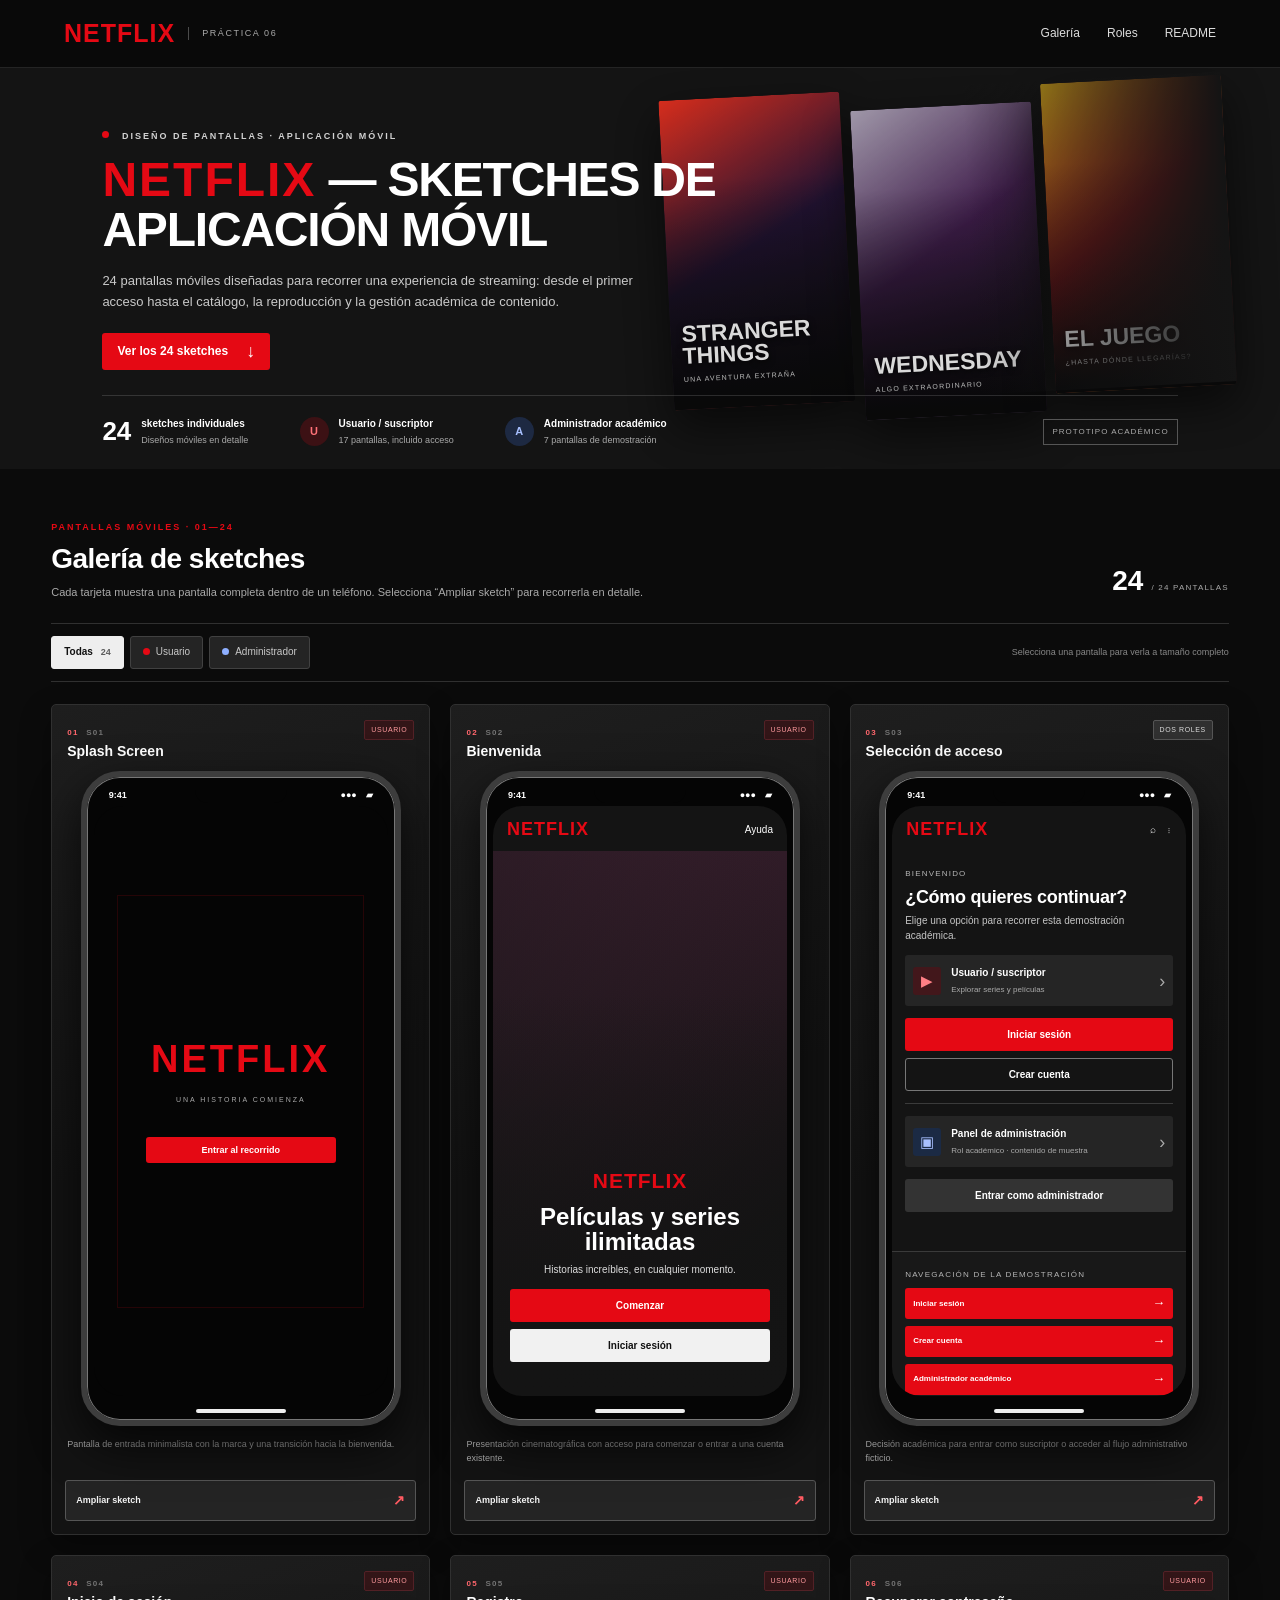
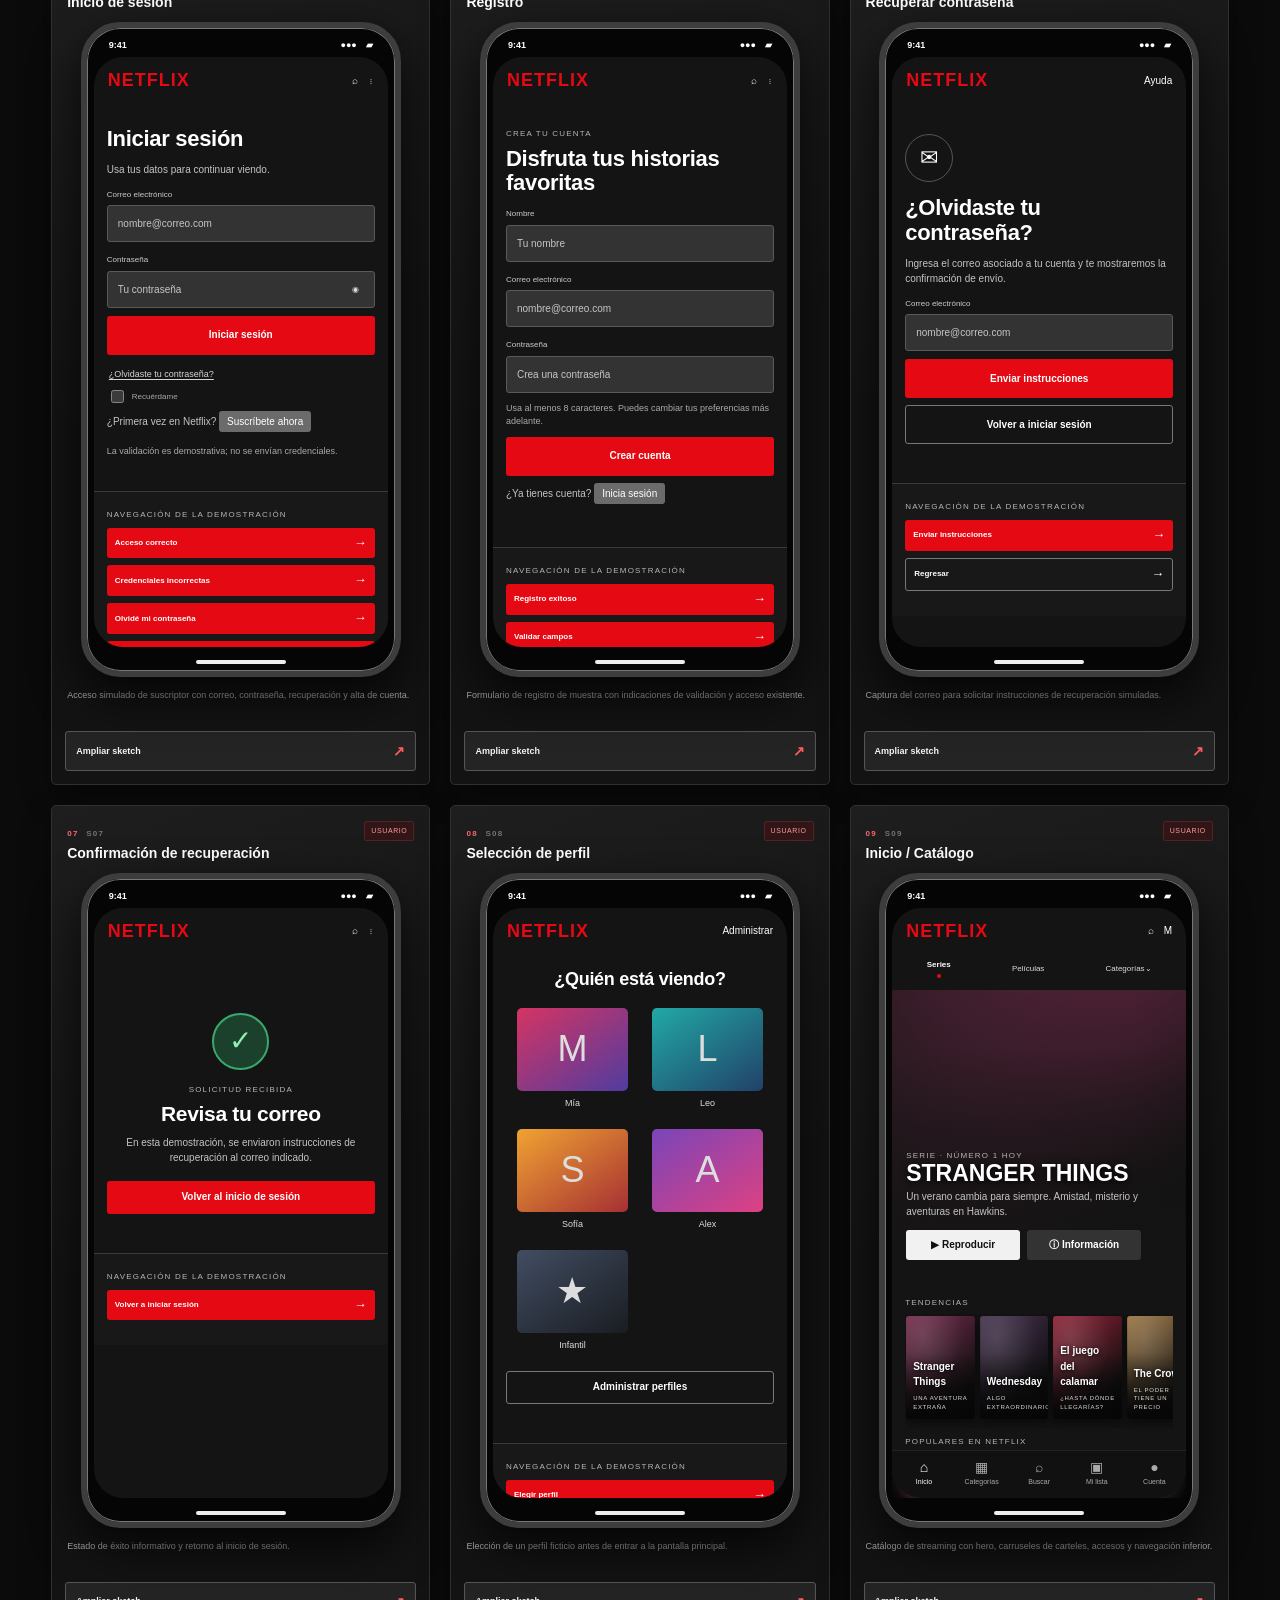
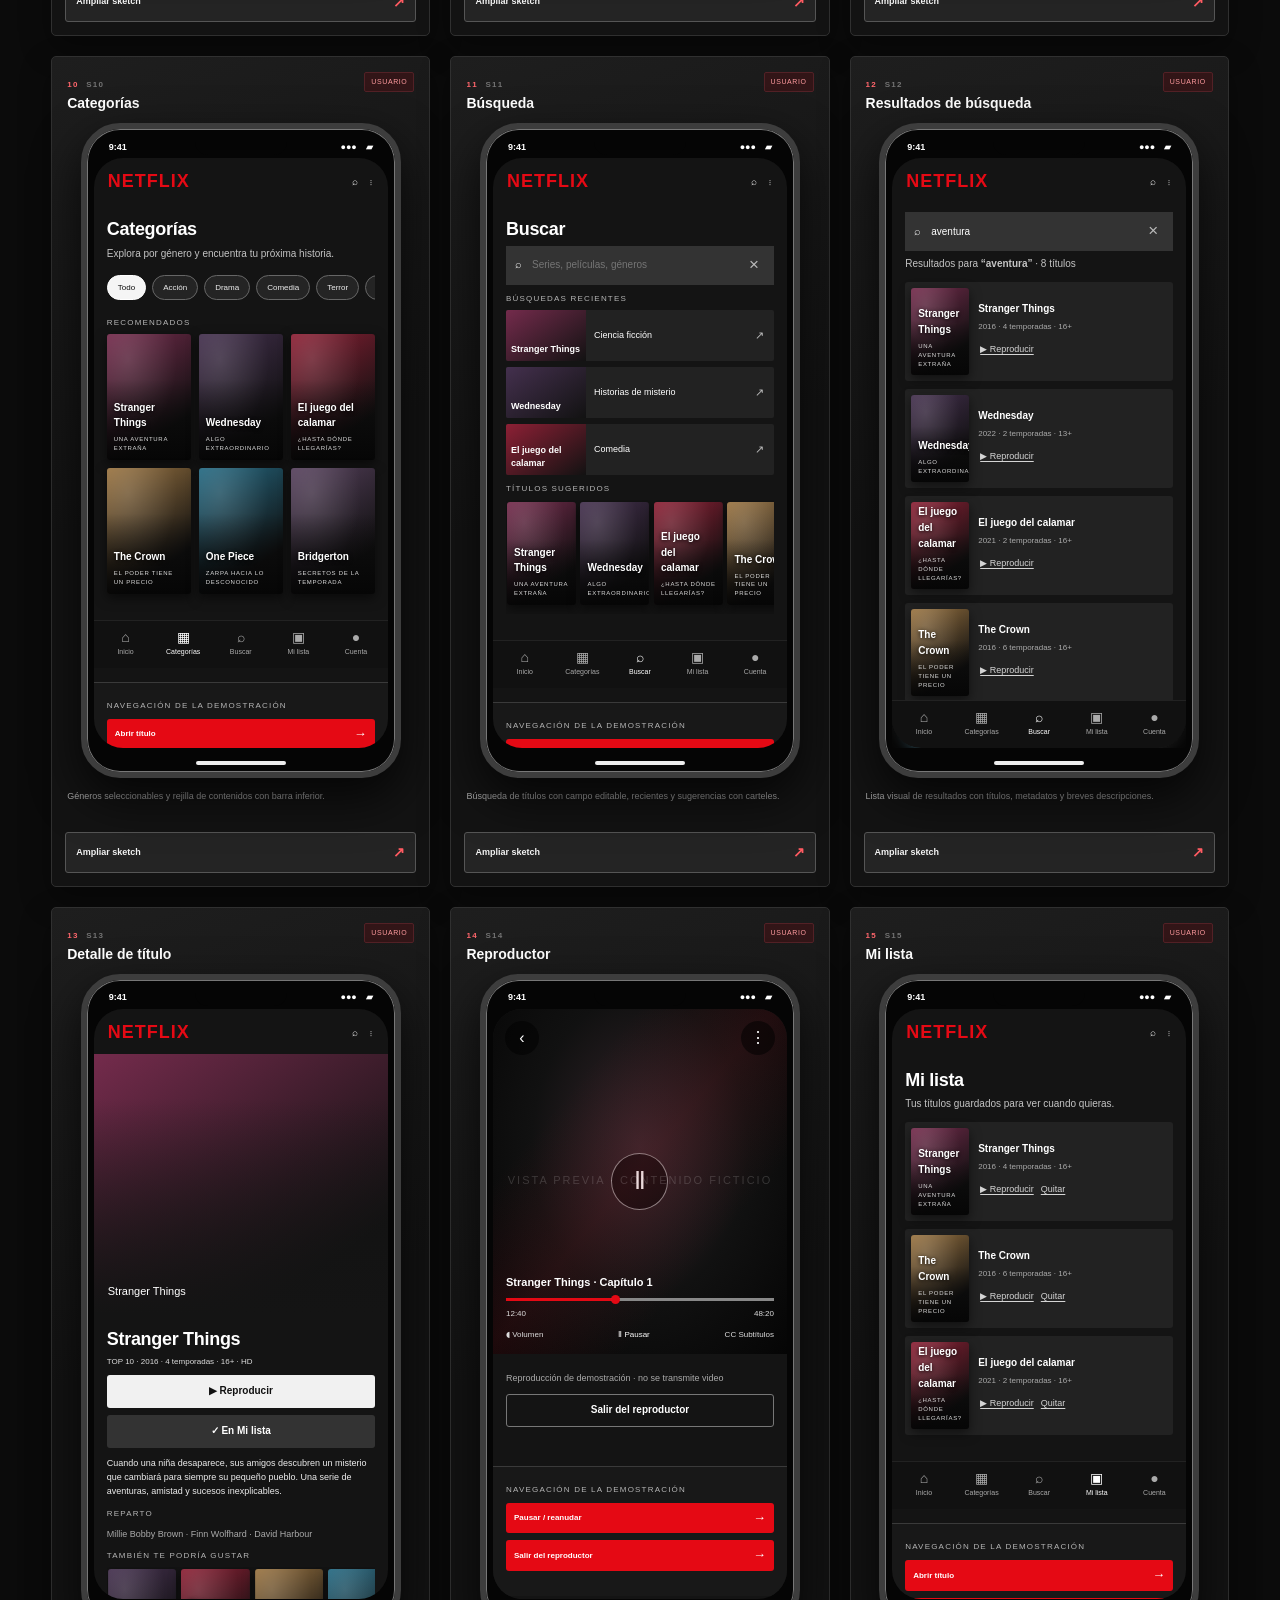
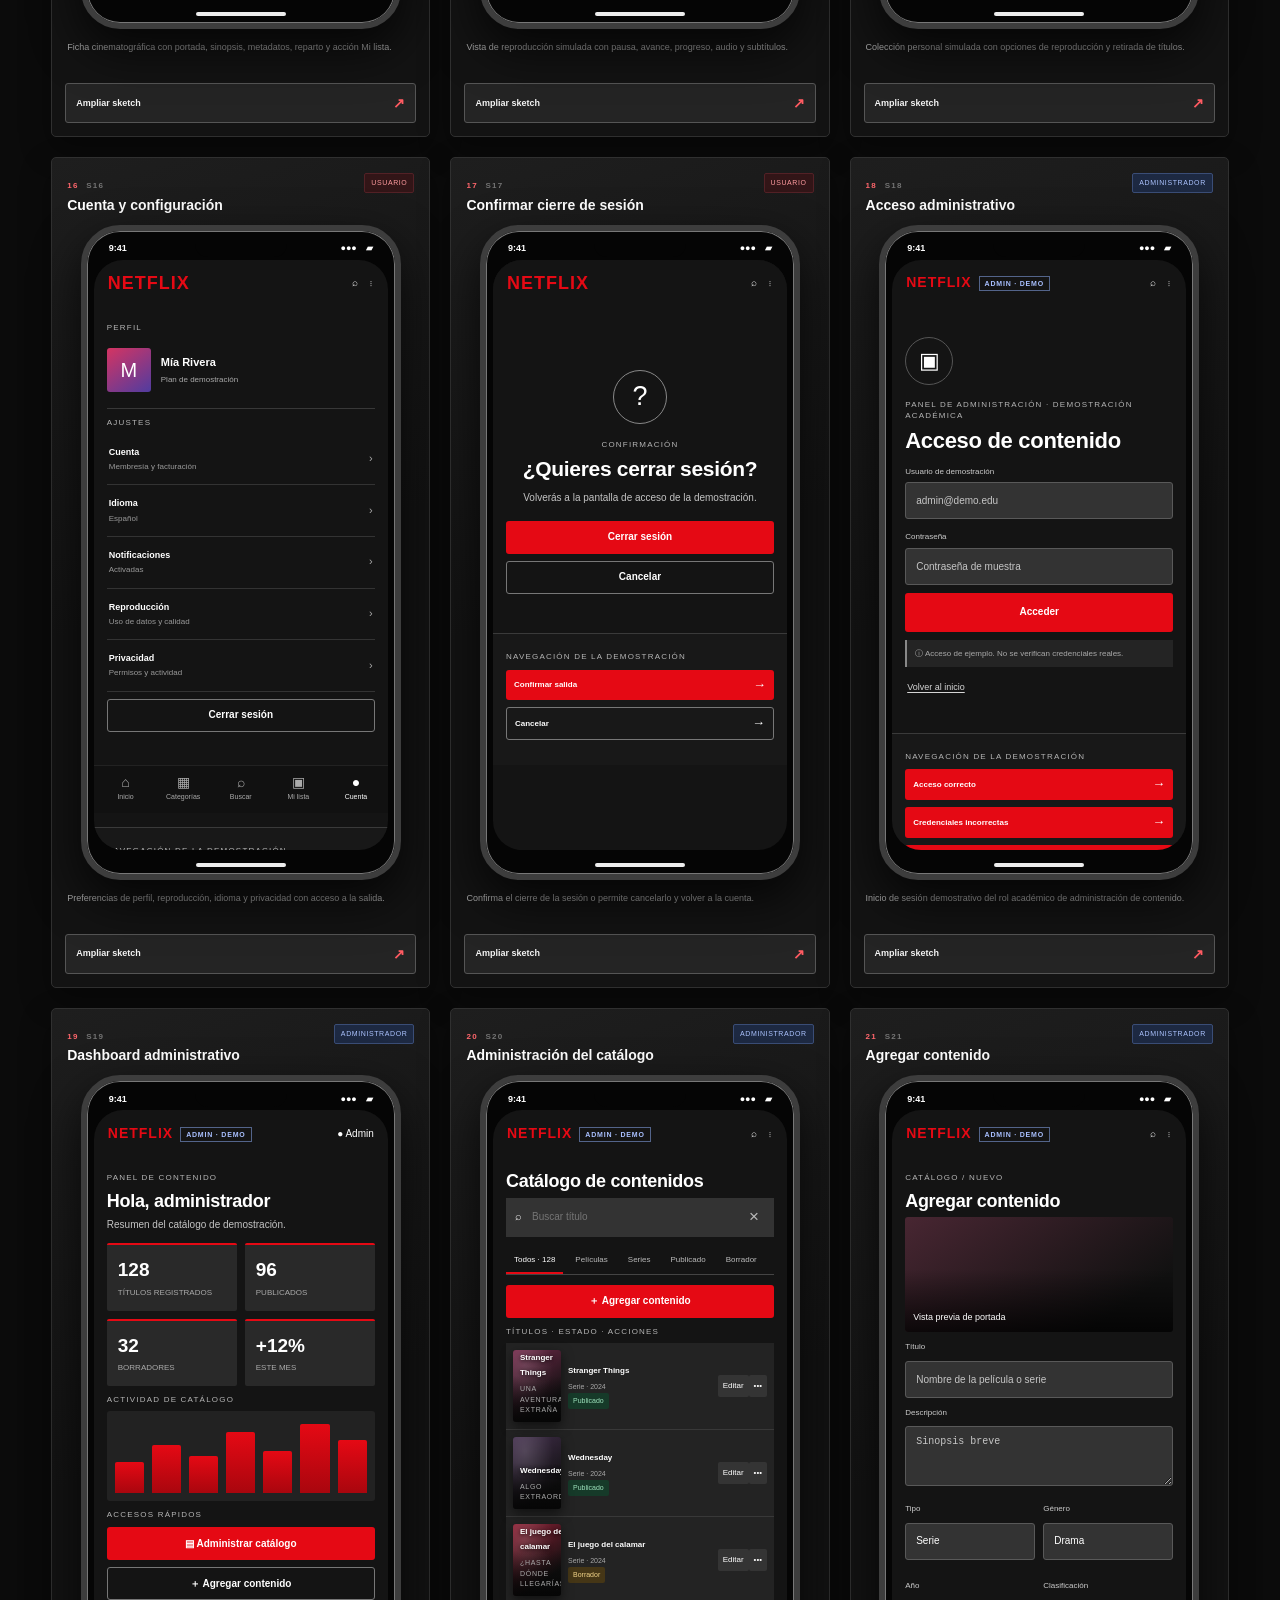
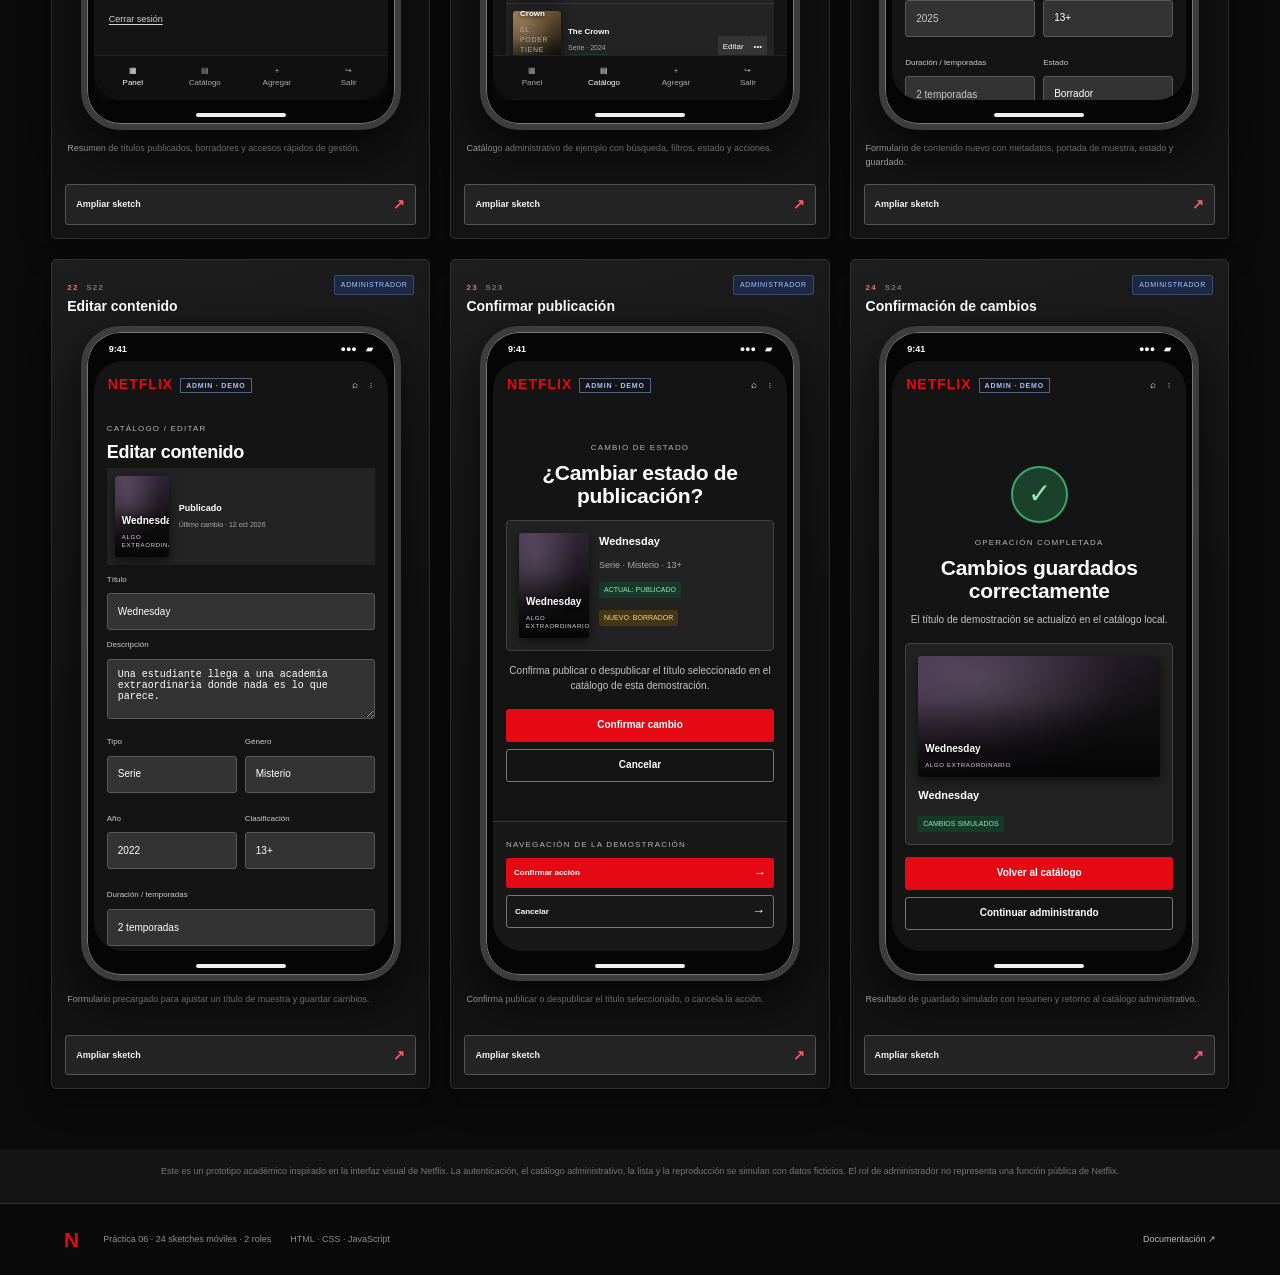
<file: Practica06/index.html>
<!doctype html>
<html lang="es">
<head>
  <meta charset="utf-8">
  <meta name="viewport" content="width=device-width, initial-scale=1">
  <meta name="theme-color" content="#000000">
  <meta name="description" content="Galería interactiva con 24 sketches de una aplicación móvil inspirada en Netflix y dos roles académicos.">
  <title>Netflix — Sketches de aplicación móvil · Práctica 06</title>
  <link rel="stylesheet" href="styles.css">
  <script src="app.js" defer></script>
</head>
<body>
  <header class="site-header">
    <a class="wordmark" href="#top" aria-label="Netflix sketches, inicio"><span>NETFLIX</span><small>PRÁCTICA 06</small></a>
    <nav class="header-links" aria-label="Navegación principal"><a href="#galeria">Galería</a><a href="#roles">Roles</a><a href="README.md">README</a></nav>
  </header>
  <main id="top">
    <section class="hero-intro gallery-hero" aria-labelledby="page-title">
      <div class="hero-copy"><p class="kicker"><span class="red-pip"></span> DISEÑO DE PANTALLAS · APLICACIÓN MÓVIL</p><h1 id="page-title"><span>NETFLIX</span> — SKETCHES DE<br class="desktop-break"> APLICACIÓN MÓVIL</h1><p class="intro-text">24 pantallas móviles diseñadas para recorrer una experiencia de streaming: desde el primer acceso hasta el catálogo, la reproducción y la gestión académica de contenido.</p><a class="primary-link" href="#galeria">Ver los 24 sketches <span aria-hidden="true">↓</span></a></div>
      <div class="hero-art" role="img" aria-label="Composición de carteles cinematográficos de muestra"><div class="art-poster art-one"><b>STRANGER<br>THINGS</b><small>UNA AVENTURA EXTRAÑA</small></div><div class="art-poster art-two"><b>WEDNESDAY</b><small>ALGO EXTRAORDINARIO</small></div><div class="art-poster art-three"><b>EL JUEGO</b><small>¿HASTA DÓNDE LLEGARÍAS?</small></div><div class="art-shade"></div></div>
      <div class="role-summary" id="roles"><div class="summary-item"><span class="summary-number">24</span><span><b>sketches individuales</b><small>Diseños móviles en detalle</small></span></div><div class="summary-item"><span class="role-mark user-mark">U</span><span><b>Usuario / suscriptor</b><small>17 pantallas, incluido acceso</small></span></div><div class="summary-item"><span class="role-mark admin-mark">A</span><span><b>Administrador académico</b><small>7 pantallas de demostración</small></span></div><span class="academic-tag">PROTOTIPO ACADÉMICO</span></div>
    </section>

    <section class="gallery-section" id="galeria" aria-labelledby="gallery-title">
      <div class="gallery-heading"><div><p class="section-kicker">PANTALLAS MÓVILES · 01—24</p><h2 id="gallery-title">Galería de sketches</h2><p>Cada tarjeta muestra una pantalla completa dentro de un teléfono. Selecciona “Ampliar sketch” para recorrerla en detalle.</p></div><span class="gallery-count"><b id="visible-count">24</b><span>/ 24 PANTALLAS</span></span></div>
      <div class="gallery-toolbar"><div class="filter-group" role="group" aria-label="Filtrar sketches por rol"><button class="filter active" data-filter="all" aria-pressed="true">Todas <span>24</span></button><button class="filter" data-filter="user" aria-pressed="false"><i class="filter-dot user-dot"></i>Usuario</button><button class="filter" data-filter="admin" aria-pressed="false"><i class="filter-dot admin-dot"></i>Administrador</button></div><p>Selecciona una pantalla para verla a tamaño completo</p></div>
      <div class="sketch-gallery" id="sketch-gallery" aria-live="polite"></div>
    </section>
    <p class="academic-disclaimer">Este es un prototipo académico inspirado en la interfaz visual de Netflix. La autenticación, el catálogo administrativo, la lista y la reproducción se simulan con datos ficticios. El rol de administrador no representa una función pública de Netflix.</p>
  </main>
  <div class="lightbox" id="sketch-lightbox" hidden>
    <div class="lightbox-backdrop" data-close-lightbox></div>
    <section class="lightbox-panel" role="dialog" aria-modal="true" aria-labelledby="lightbox-title">
      <header class="lightbox-header"><div><p class="section-kicker">SKETCH AMPLIADO <span id="lightbox-number">01</span></p><h2 id="lightbox-title">Splash Screen</h2><span class="lightbox-role" id="lightbox-role">USUARIO</span></div><button class="lightbox-close" id="close-lightbox" aria-label="Cerrar vista ampliada">×</button></header>
      <div class="lightbox-content"><button class="gallery-arrow previous" id="previous-sketch" aria-label="Sketch anterior">‹<small>ANTERIOR</small></button><div class="large-device-wrap"><div class="device device-large"><div class="device-island"></div><div class="device-status"><span>9:41</span><span aria-hidden="true">●●●　▰</span></div><div class="mock-screen" id="large-screen"></div><div class="device-home"></div></div></div><button class="gallery-arrow next" id="next-sketch" aria-label="Sketch siguiente">›<small>SIGUIENTE</small></button></div>
      <p class="lightbox-description" id="lightbox-description"></p>
    </section>
  </div>
  <footer class="site-footer"><a class="footer-logo" href="#top">N</a><span>Práctica 06 · 24 sketches móviles · 2 roles</span><span>HTML · CSS · JavaScript</span><a href="README.md">Documentación ↗</a></footer>
</body>
</html>
</file>
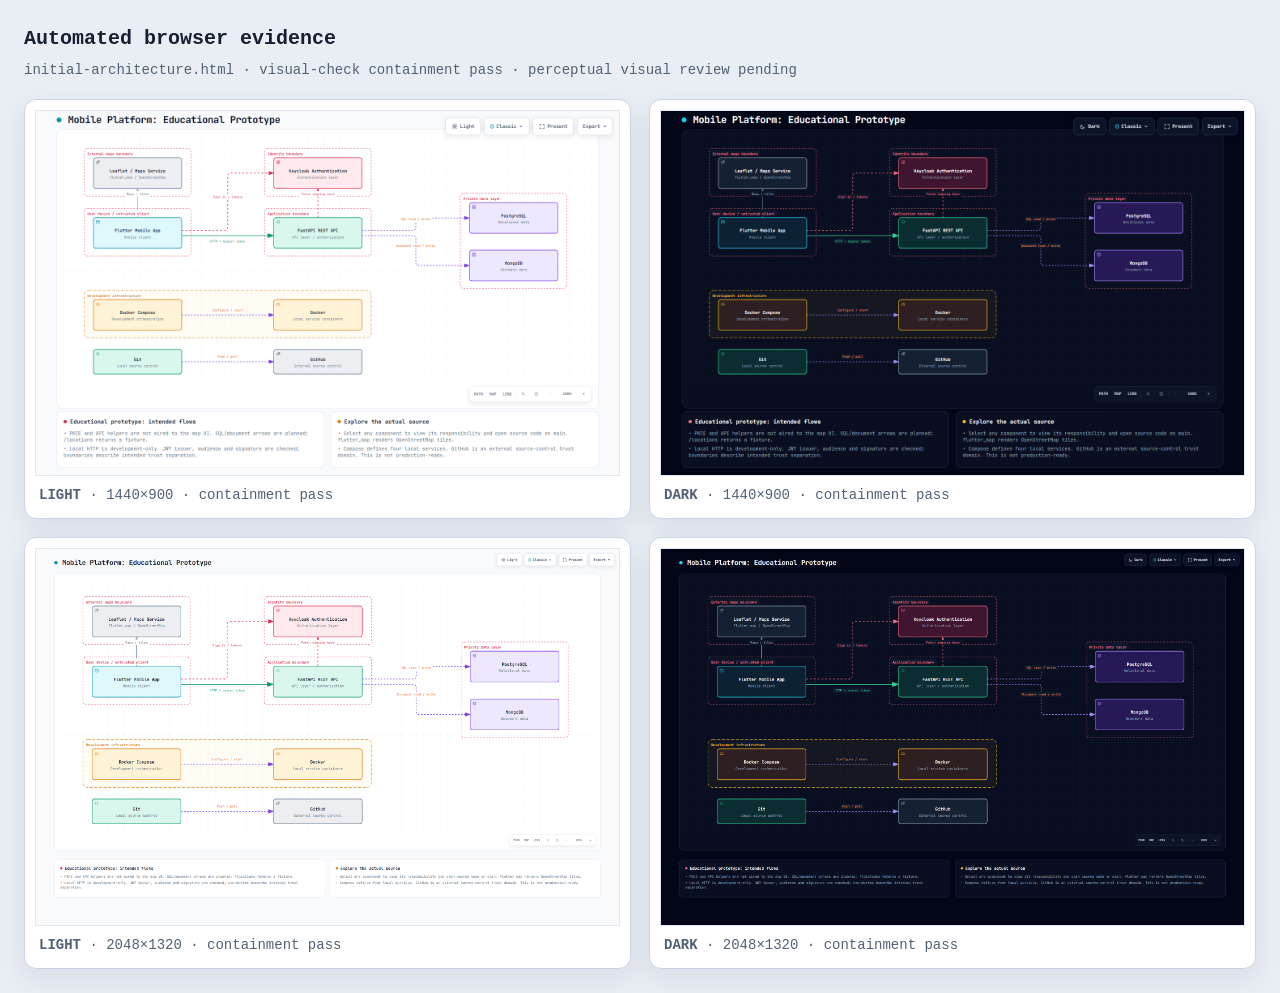
<file: Practica02/architecture/initial-architecture.visual-check.html>
<!doctype html>
<html lang="en">
<head>
<meta charset="utf-8">
<meta name="viewport" content="width=device-width,initial-scale=1">
<title>Archify automated browser evidence · initial-architecture.html</title>
<style>
*{box-sizing:border-box}body{margin:0;padding:24px;background:#e9eef5;color:#172033;font:14px/1.5 ui-monospace,SFMono-Regular,Menlo,Consolas,monospace}header{max-width:1500px;margin:0 auto 18px}h1{margin:0 0 6px;font-size:20px}p{margin:0;color:#526176}.grid{max-width:1500px;margin:auto;display:grid;grid-template-columns:repeat(2,minmax(0,1fr));gap:18px}figure{margin:0;padding:10px;background:white;border:1px solid #c9d4e3;border-radius:12px;box-shadow:0 10px 30px rgba(15,23,42,.08)}img{display:block;width:100%;height:auto;border:1px solid #e2e8f0}figcaption{padding:9px 4px 2px;color:#526176}@media(max-width:900px){.grid{grid-template-columns:1fr}}
</style>
</head>
<body>
<header><h1>Automated browser evidence</h1><p>initial-architecture.html · visual-check containment pass · perceptual visual review pending</p></header>
<main class="grid">
      <figure>
        <img src="initial-architecture.visual-check.1440x900.light.png" alt="light 1440 by 900">
        <figcaption><strong>LIGHT</strong> · 1440×900 · containment pass</figcaption>
      </figure>
      <figure>
        <img src="initial-architecture.visual-check.1440x900.dark.png" alt="dark 1440 by 900">
        <figcaption><strong>DARK</strong> · 1440×900 · containment pass</figcaption>
      </figure>
      <figure>
        <img src="initial-architecture.visual-check.2048x1320.light.png" alt="light 2048 by 1320">
        <figcaption><strong>LIGHT</strong> · 2048×1320 · containment pass</figcaption>
      </figure>
      <figure>
        <img src="initial-architecture.visual-check.2048x1320.dark.png" alt="dark 2048 by 1320">
        <figcaption><strong>DARK</strong> · 2048×1320 · containment pass</figcaption>
      </figure>
</main>
</body>
</html>
</file>
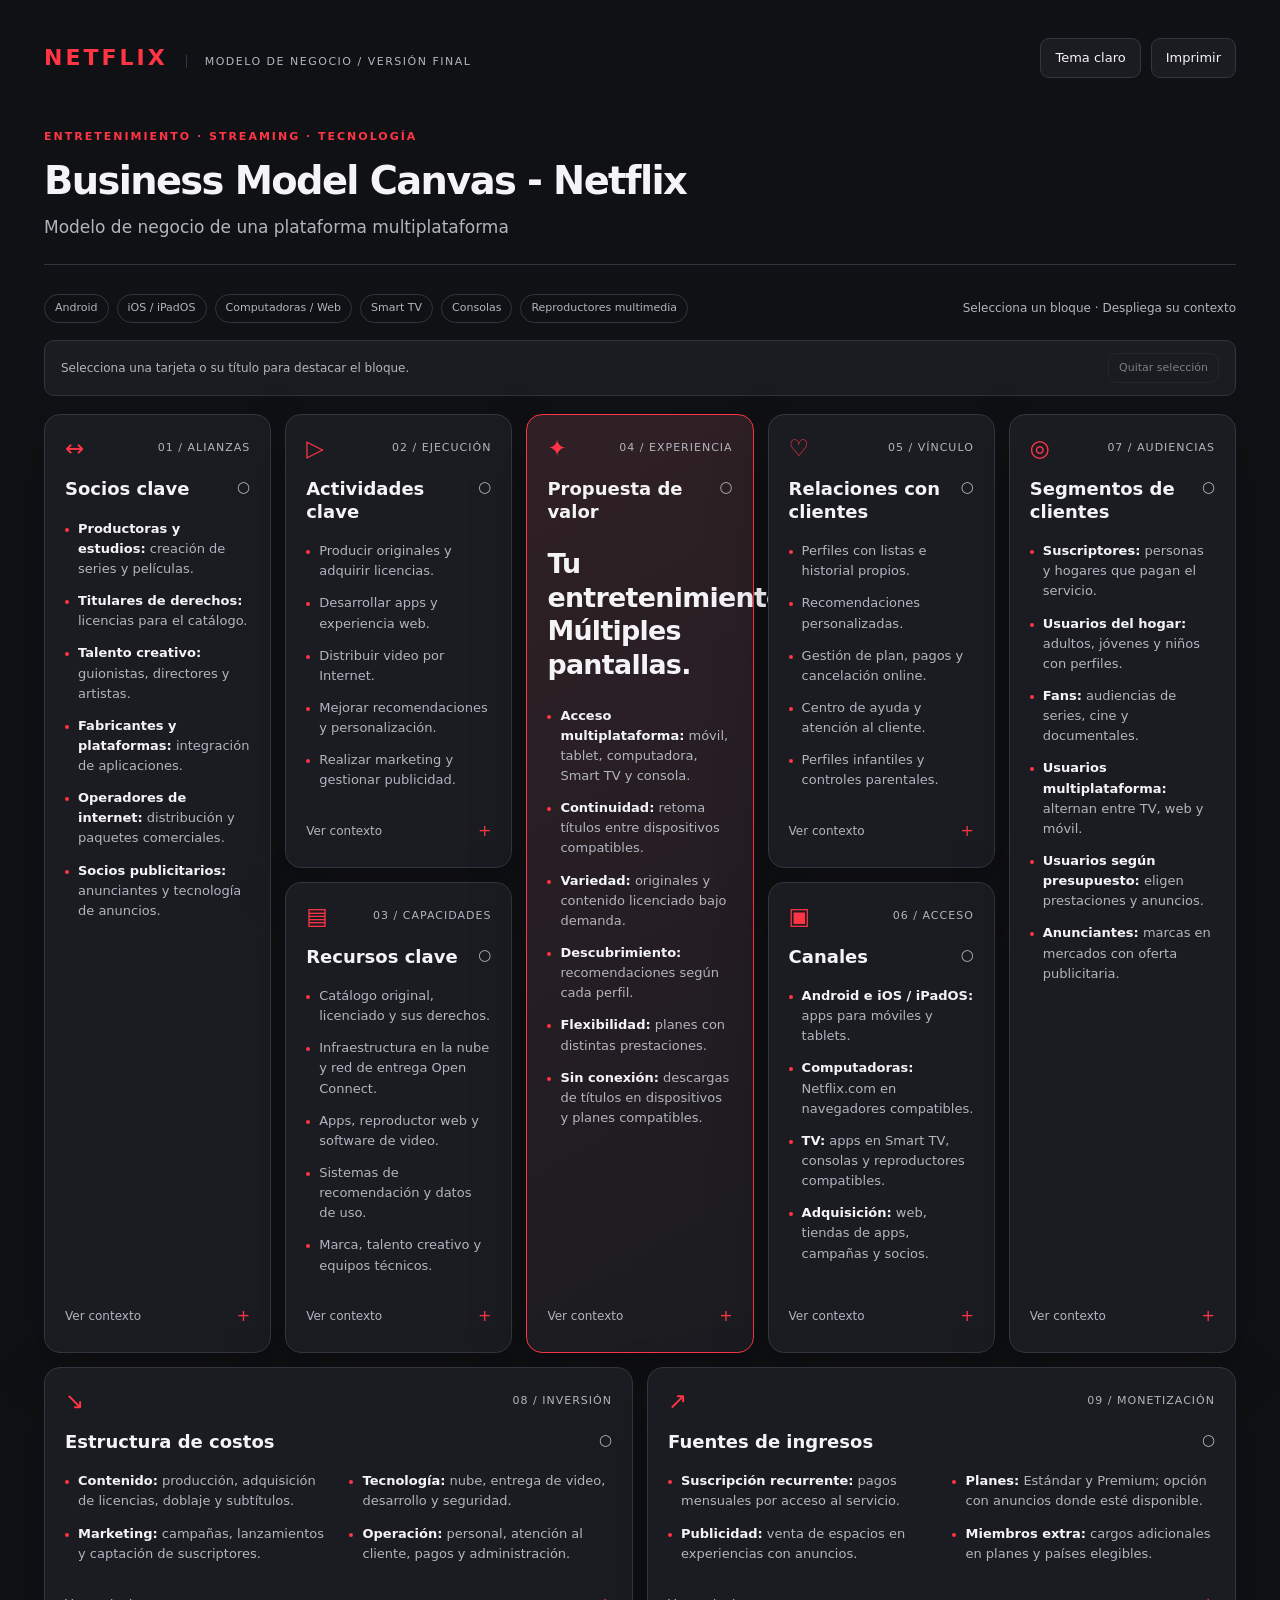
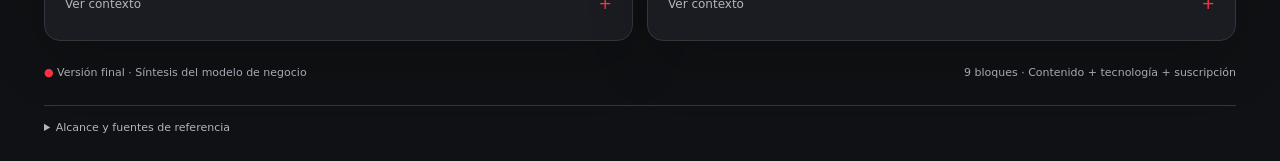
<file: Practica03/canvas/business_model_canvas_netflix.html>
<!DOCTYPE html>
<html lang="es">
<head>
  <meta charset="UTF-8">
  <meta name="viewport" content="width=device-width, initial-scale=1">
  <meta name="color-scheme" content="dark light">
  <title>Business Model Canvas - Netflix</title>
  <style>
    :root{--bg:#101114;--panel:#1b1c21;--text:#f4f4f6;--muted:#b3b4bf;--line:#34353e;--red:#ff3545;--soft:#302025;--shadow:0 18px 60px #0003}
    *{box-sizing:border-box}body{margin:0;background:var(--bg);color:var(--text);font-family:system-ui,-apple-system,BlinkMacSystemFont,"Segoe UI",sans-serif;line-height:1.5}body.light{--bg:#f3f3f6;--panel:#fff;--text:#202127;--muted:#60616e;--line:#dcdce4;--red:#d91c30;--soft:#fff0f1;--shadow:0 18px 60px #2626380a}
    button,a{-webkit-tap-highlight-color:transparent}button{font:inherit;cursor:pointer}button:focus-visible,a:focus-visible,summary:focus-visible{outline:3px solid var(--red);outline-offset:5px}
    .page{max-width:1500px;margin:auto;padding:38px 44px 24px}.top{display:flex;align-items:center;justify-content:space-between;gap:18px}.brand{font-size:22px;font-weight:900;letter-spacing:3px;color:var(--red)}.edition{font-size:11px;letter-spacing:1.5px;text-transform:uppercase;color:var(--muted);border-left:1px solid var(--line);padding-left:18px;margin-left:18px}.tools{display:flex;gap:10px}.tool{border:1px solid var(--line);border-radius:9px;background:var(--panel);color:var(--text);padding:9px 14px;font-size:13px}.tool:hover{border-color:var(--red)}
    header{margin:45px 0 29px}.eyebrow{color:var(--red);font-size:11px;font-weight:700;letter-spacing:2px;text-transform:uppercase}h1{font-size:clamp(25px,3vw,43px);letter-spacing:-1.6px;line-height:1.15;margin:12px 0}header p{color:var(--muted);font-size:17px;margin:0}.intro{display:flex;align-items:center;justify-content:space-between;gap:18px;margin-bottom:17px}.devices{display:flex;flex-wrap:wrap;gap:8px}.chip{font-size:11px;color:var(--muted);padding:5px 10px;border:1px solid var(--line);border-radius:20px}.hint{font-size:12px;color:var(--muted);margin:0}
    .canvas{display:grid;grid-template-columns:repeat(10,minmax(0,1fr));grid-template-rows:repeat(2,minmax(225px,auto)) minmax(170px,auto);gap:12px}.block{position:relative;background:var(--panel);border:1px solid var(--line);border-radius:13px;padding:22px 20px;box-shadow:var(--shadow);transition:transform .2s,border-color .2s,background .2s;display:flex;flex-direction:column;min-width:0}.block:hover{transform:translateY(-4px);border-color:var(--red)}.partners{grid-area:1/1/3/3}.activities{grid-area:1/3/2/5}.resources{grid-area:2/3/3/5}.value{grid-area:1/5/3/7;background:linear-gradient(150deg,var(--soft),var(--panel));border-color:var(--red)}.relations{grid-area:1/7/2/9}.channels{grid-area:2/7/3/9}.segments{grid-area:1/9/3/11}.costs{grid-area:3/1/4/6}.income{grid-area:3/6/4/11}.card-top{display:flex;justify-content:space-between;align-items:center;margin-bottom:16px}.symbol{color:var(--red);font-size:23px;font-weight:500;line-height:1}.number{color:var(--muted);font-size:11px;font-variant-numeric:tabular-nums}h2{font-size:16px;line-height:1.25;letter-spacing:-.3px;margin:0 0 16px}.block ul{padding:0;margin:0;list-style:none}.block li{font-size:13px;color:var(--muted);position:relative;padding-left:13px;margin:0 0 10px}.block li:before{content:"";position:absolute;left:0;top:9px;width:4px;height:4px;border-radius:50%;background:var(--red)}.value .promise{font-size:25px;line-height:1.25;letter-spacing:-.7px;margin:8px 0 25px;font-weight:650}.detail{margin-top:auto;padding-top:14px}.detail summary{list-style:none;cursor:pointer;font-size:11px;color:var(--muted);display:flex;justify-content:space-between;gap:10px}.detail summary::-webkit-details-marker{display:none}.detail summary:after{content:"+";color:var(--red);font-size:16px;line-height:1}.detail[open] summary:after{content:"−"}.detail p{font-size:12px;color:var(--muted);border-top:1px solid var(--line);padding-top:12px;margin:12px 0 0}.wide-list{display:flex;flex-wrap:wrap;gap:0 28px}.foot{display:flex;justify-content:space-between;gap:20px;color:var(--muted);font-size:11px;padding:24px 0}.foot p{margin:0}.sources{border-top:1px solid var(--line);padding-top:14px;color:var(--muted);font-size:11px}.sources summary{cursor:pointer}.sources p{max-width:850px}.sources a{color:var(--muted);text-underline-offset:3px}.status{color:var(--red)}
    @media(min-width:1600px){.canvas{grid-template-rows:repeat(2,minmax(245px,auto)) minmax(180px,auto)}}
    @media(max-width:1100px){.page{padding:28px 25px}.canvas{grid-template-columns:repeat(2,minmax(0,1fr));grid-template-rows:none}.block{grid-area:auto;min-height:220px}.value{grid-column:1/-1;grid-row:1;min-height:250px}.value .promise{max-width:600px}.income{grid-column:1/-1}.intro{align-items:flex-start;flex-direction:column}.wide-list{display:block}}
    @media(max-width:600px){.page{padding:22px 16px}.edition{display:none}.brand{font-size:19px}.tools{gap:6px}.tool{padding:8px 10px;font-size:11px}header{margin:32px 0 24px}h1{letter-spacing:-.8px}header p{font-size:15px}.canvas{grid-template-columns:1fr}.block,.value,.income{grid-column:auto;grid-row:auto;min-height:auto;padding:21px}.value .promise{font-size:25px}.foot{flex-direction:column;gap:7px}.card-top{margin-bottom:12px}}
    @media(prefers-reduced-motion:reduce){*{transition:none!important}.block:hover{transform:none}}
    @media print{body,body.light{--bg:#fff;--panel:#fff;--text:#161616;--muted:#444;--line:#ccc;--red:#b20710;--soft:#fff} @page{size:A3 landscape;margin:12mm}.page{max-width:none;padding:0}.tools,.intro .hint,.sources,.detail{display:none}header{margin:15px 0 20px}.canvas{display:grid;grid-template-columns:repeat(10,minmax(0,1fr));grid-template-rows:repeat(2,minmax(190px,auto)) minmax(140px,auto)}.block{box-shadow:none;break-inside:avoid;min-height:0;padding:16px}.partners{grid-area:1/1/3/3}.activities{grid-area:1/3/2/5}.resources{grid-area:2/3/3/5}.value{grid-area:1/5/3/7}.relations{grid-area:1/7/2/9}.channels{grid-area:2/7/3/9}.segments{grid-area:1/9/3/11}.costs{grid-area:3/1/4/6}.income{grid-area:3/6/4/11}}
    /* Refinamientos de la versión final y selección accesible. */
    .page{max-width:1640px}header{padding-bottom:24px;border-bottom:1px solid var(--line)}
    .canvas{gap:14px;grid-template-rows:repeat(2,minmax(280px,auto)) minmax(215px,auto)}
    .block{border-radius:16px;transition:transform .22s,border-color .22s,box-shadow .22s}
    .block:hover{transform:translateY(-3px);box-shadow:0 10px 30px #0002}
    .block.selected{border-color:var(--red);box-shadow:0 0 0 2px var(--red),var(--shadow)}
    .card-top{margin-bottom:18px}.number{letter-spacing:1px}
    h2{font-size:18px;margin-bottom:18px}.block li{font-size:13px;line-height:1.55;margin-bottom:12px}
    .block li strong{font-weight:600;color:var(--text)}
    .value .promise{font-size:clamp(24px,2.1vw,32px);margin:6px 0 24px}
    .select-block{border:0;background:transparent;color:inherit;padding:0;text-align:left;line-height:inherit;font:inherit;font-weight:700;cursor:pointer;width:100%;display:flex;align-items:flex-start;justify-content:space-between;gap:8px}
    .select-block:after{content:"○";color:var(--muted);font-size:15px;flex-shrink:0}.select-block[aria-pressed="true"]:after{content:"●";color:var(--red)}
    .selection-bar{display:flex;align-items:center;justify-content:space-between;gap:14px;padding:12px 16px;margin:0 0 18px;border:1px solid var(--line);border-radius:10px;background:var(--panel)}
    .selection-bar p{margin:0;color:var(--muted);font-size:12px}.selection-bar .tool{font-size:11px;padding:6px 10px;flex-shrink:0}.tool:disabled{cursor:default;opacity:.45}
    .wide-list{display:grid;grid-template-columns:1fr 1fr;gap:0 22px}
    .detail summary{font-size:12px;min-height:28px;align-items:center}.detail p{line-height:1.6}
    @media(max-width:1100px){.canvas{grid-template-rows:none}.value .promise{max-width:650px}.wide-list{display:block}}
    @media(max-width:600px){.selection-bar{align-items:flex-start}.block li{font-size:14px}.value .promise{font-size:28px}}
    @media print{.selection-bar{display:none}.block.selected{box-shadow:none}.select-block:after{display:none}.canvas{gap:9px;grid-template-rows:repeat(2,minmax(225px,auto)) minmax(175px,auto)}h2{font-size:15px}.block li{font-size:11px;margin-bottom:8px}.value .promise{font-size:24px}.wide-list{display:block}}
  </style>
</head>
<body>
  <main class="page">
    <div class="top"><div><span class="brand">NETFLIX</span><span class="edition">Modelo de negocio / versión final</span></div><div class="tools"><button class="tool" id="theme" type="button" aria-pressed="false">Tema claro</button><button class="tool" id="print" type="button">Imprimir</button></div></div>
    <header><span class="eyebrow">Entretenimiento · Streaming · Tecnología</span><h1>Business Model Canvas - Netflix</h1><p>Modelo de negocio de una plataforma multiplataforma</p></header>
    <div class="intro"><div class="devices" aria-label="Plataformas compatibles"><span class="chip">Android</span><span class="chip">iOS / iPadOS</span><span class="chip">Computadoras / Web</span><span class="chip">Smart TV</span><span class="chip">Consolas</span><span class="chip">Reproductores multimedia</span></div><p class="hint">Selecciona un bloque · Despliega su contexto</p></div>
    <div class="selection-bar"><p id="selection-status" role="status" aria-live="polite">Selecciona una tarjeta o su título para destacar el bloque.</p><button class="tool" id="clear-selection" type="button" disabled>Quitar selección</button></div>
    <section class="canvas" aria-label="Business Model Canvas de Netflix">
      <article class="block partners"><div class="card-top"><span class="symbol" aria-hidden="true">↔</span><span class="number">01 / ALIANZAS</span></div><h2>Socios clave</h2><ul><li><strong>Productoras y estudios:</strong> creación de series y películas.</li><li><strong>Titulares de derechos:</strong> licencias para el catálogo.</li><li><strong>Talento creativo:</strong> guionistas, directores y artistas.</li><li><strong>Fabricantes y plataformas:</strong> integración de aplicaciones.</li><li><strong>Operadores de internet:</strong> distribución y paquetes comerciales.</li><li><strong>Socios publicitarios:</strong> anunciantes y tecnología de anuncios.</li></ul><details class="detail"><summary>Ver contexto</summary><p>Los acuerdos de contenido establecen territorios y periodos de disponibilidad. Los socios tecnológicos facilitan el acceso en dispositivos compatibles.</p></details></article>
      <article class="block activities"><div class="card-top"><span class="symbol" aria-hidden="true">▷</span><span class="number">02 / EJECUCIÓN</span></div><h2>Actividades clave</h2><ul><li>Producir originales y adquirir licencias.</li><li>Desarrollar apps y experiencia web.</li><li>Distribuir video por Internet.</li><li>Mejorar recomendaciones y personalización.</li><li>Realizar marketing y gestionar publicidad.</li></ul><details class="detail"><summary>Ver contexto</summary><p>Incluye adaptar contenido con subtítulos y doblaje, mantener la reproducción y atraer y retener suscriptores.</p></details></article>
      <article class="block resources"><div class="card-top"><span class="symbol" aria-hidden="true">▤</span><span class="number">03 / CAPACIDADES</span></div><h2>Recursos clave</h2><ul><li>Catálogo original, licenciado y sus derechos.</li><li>Infraestructura en la nube y red de entrega Open Connect.</li><li>Apps, reproductor web y software de video.</li><li>Sistemas de recomendación y datos de uso.</li><li>Marca, talento creativo y equipos técnicos.</li></ul><details class="detail"><summary>Ver contexto</summary><p>Open Connect es la red de distribución de contenido de Netflix: acerca el video a los usuarios mediante colaboración con proveedores de internet.</p></details></article>
      <article class="block value"><div class="card-top"><span class="symbol" aria-hidden="true">✦</span><span class="number">04 / EXPERIENCIA</span></div><h2>Propuesta de valor</h2><p class="promise">Tu entretenimiento. Múltiples pantallas.</p><ul><li><strong>Acceso multiplataforma:</strong> móvil, tablet, computadora, Smart TV y consola.</li><li><strong>Continuidad:</strong> retoma títulos entre dispositivos compatibles.</li><li><strong>Variedad:</strong> originales y contenido licenciado bajo demanda.</li><li><strong>Descubrimiento:</strong> recomendaciones según cada perfil.</li><li><strong>Flexibilidad:</strong> planes con distintas prestaciones.</li><li><strong>Sin conexión:</strong> descargas de títulos en dispositivos y planes compatibles.</li></ul><details class="detail"><summary>Ver contexto</summary><p>Multiplataforma significa acceder desde distintos sistemas y pantallas. La reproducción simultánea, calidad y descargas dependen del plan; el catálogo varía por región.</p></details></article>
      <article class="block relations"><div class="card-top"><span class="symbol" aria-hidden="true">♡</span><span class="number">05 / VÍNCULO</span></div><h2>Relaciones con clientes</h2><ul><li>Perfiles con listas e historial propios.</li><li>Recomendaciones personalizadas.</li><li>Gestión de plan, pagos y cancelación online.</li><li>Centro de ayuda y atención al cliente.</li><li>Perfiles infantiles y controles parentales.</li></ul><details class="detail"><summary>Ver contexto</summary><p>La personalización ayuda a descubrir títulos. El autoservicio permite administrar la suscripción y resolver necesidades habituales.</p></details></article>
      <article class="block channels"><div class="card-top"><span class="symbol" aria-hidden="true">▣</span><span class="number">06 / ACCESO</span></div><h2>Canales</h2><ul><li><strong>Android e iOS / iPadOS:</strong> apps para móviles y tablets.</li><li><strong>Computadoras:</strong> Netflix.com en navegadores compatibles.</li><li><strong>TV:</strong> apps en Smart TV, consolas y reproductores compatibles.</li><li><strong>Adquisición:</strong> web, tiendas de apps, campañas y socios.</li></ul><details class="detail"><summary>Ver contexto</summary><p>El streaming llega por Internet. La tienda distribuye la app; el registro y la contratación pueden requerir el sitio web según el dispositivo.</p></details></article>
      <article class="block segments"><div class="card-top"><span class="symbol" aria-hidden="true">◎</span><span class="number">07 / AUDIENCIAS</span></div><h2>Segmentos de clientes</h2><ul><li><strong>Suscriptores:</strong> personas y hogares que pagan el servicio.</li><li><strong>Usuarios del hogar:</strong> adultos, jóvenes y niños con perfiles.</li><li><strong>Fans:</strong> audiencias de series, cine y documentales.</li><li><strong>Usuarios multiplataforma:</strong> alternan entre TV, web y móvil.</li><li><strong>Usuarios según presupuesto:</strong> eligen prestaciones y anuncios.</li><li><strong>Anunciantes:</strong> marcas en mercados con oferta publicitaria.</li></ul><details class="detail"><summary>Ver contexto</summary><p>El titular paga la suscripción; los perfiles personalizan el uso dentro de la cuenta. Los anunciantes son clientes comerciales de la oferta publicitaria.</p></details></article>
      <article class="block costs"><div class="card-top"><span class="symbol" aria-hidden="true">↘</span><span class="number">08 / INVERSIÓN</span></div><h2>Estructura de costos</h2><ul class="wide-list"><li><strong>Contenido:</strong> producción, adquisición de licencias, doblaje y subtítulos.</li><li><strong>Tecnología:</strong> nube, entrega de video, desarrollo y seguridad.</li><li><strong>Marketing:</strong> campañas, lanzamientos y captación de suscriptores.</li><li><strong>Operación:</strong> personal, atención al cliente, pagos y administración.</li></ul><details class="detail"><summary>Ver contexto</summary><p>Los contenidos producidos y licenciados generan costos a lo largo de su utilización. La tecnología sostiene el servicio y su distribución a escala.</p></details></article>
      <article class="block income"><div class="card-top"><span class="symbol" aria-hidden="true">↗</span><span class="number">09 / MONETIZACIÓN</span></div><h2>Fuentes de ingresos</h2><ul class="wide-list"><li><strong>Suscripción recurrente:</strong> pagos mensuales por acceso al servicio.</li><li><strong>Planes:</strong> Estándar y Premium; opción con anuncios donde esté disponible.</li><li><strong>Publicidad:</strong> venta de espacios en experiencias con anuncios.</li><li><strong>Miembros extra:</strong> cargos adicionales en planes y países elegibles.</li></ul><details class="detail"><summary>Ver contexto</summary><p>Los planes diferencian calidad de video, reproducción simultánea y otras funciones. Nombres, precios y disponibilidad varían por país y proveedor.</p></details></article>
    </section>
    <footer class="foot"><p><span class="status">●</span> Versión final · Síntesis del modelo de negocio</p><p>9 bloques · Contenido + tecnología + suscripción</p></footer>
    <details class="sources"><summary>Alcance y fuentes de referencia</summary><p>Canvas educativo: la organización en bloques es una interpretación del negocio, no un documento oficial de Netflix. Referencias oficiales consultadas el 30 de septiembre de 2026. Se omiten precios para mantener el enfoque en el modelo.</p><p><a href="https://help.netflix.com/es/node/412" target="_blank" rel="noopener noreferrer">Servicio y descargas</a> · <a href="https://help.netflix.com/es/node/14361" target="_blank" rel="noopener noreferrer">Dispositivos compatibles</a> · <a href="https://help.netflix.com/es/node/24926" target="_blank" rel="noopener noreferrer">Planes y precios</a> · <a href="https://help.netflix.com/es/node/126831" target="_blank" rel="noopener noreferrer">Publicidad</a> · <a href="https://openconnect.netflix.com/es_mx/" target="_blank" rel="noopener noreferrer">Open Connect</a> · <a href="https://www.sec.gov/Archives/edgar/data/1065280/000106528026000034/nflx-20251231.htm" target="_blank" rel="noopener noreferrer">Informe anual 2025: contenido y costos</a></p></details>
  </main>
  <script>
    const themeButton = document.getElementById('theme');
    themeButton.addEventListener('click', () => {
      const light = document.body.classList.toggle('light');
      themeButton.textContent = light ? 'Tema oscuro' : 'Tema claro';
      themeButton.setAttribute('aria-pressed', String(light));
    });
    document.getElementById('print').addEventListener('click', () => window.print());
    const blocks = [...document.querySelectorAll('.block')];
    const selectionStatus = document.getElementById('selection-status');
    const clearButton = document.getElementById('clear-selection');
    let selectedBlock = null;
    function selectBlock(block) {
      selectedBlock = selectedBlock === block ? null : block;
      blocks.forEach(card => {
        const selected = card === selectedBlock;
        card.classList.toggle('selected', selected);
        card.querySelector('.select-block').setAttribute('aria-pressed', String(selected));
      });
      clearButton.disabled = !selectedBlock;
      selectionStatus.textContent = selectedBlock
        ? 'Bloque seleccionado: ' + selectedBlock.querySelector('h2').textContent + '. Abre «Ver contexto» para ampliar la información.'
        : 'Selecciona una tarjeta o su título para destacar el bloque.';
    }
    blocks.forEach((block, index) => {
      const heading = block.querySelector('h2');
      const button = document.createElement('button');
      button.type = 'button';
      button.className = 'select-block';
      button.textContent = heading.textContent;
      button.setAttribute('aria-pressed', 'false');
      heading.id = 'block-title-' + (index + 1);
      block.setAttribute('aria-labelledby', heading.id);
      heading.replaceChildren(button);
      button.addEventListener('click', () => selectBlock(block));
      block.addEventListener('click', event => {
        if (!event.target.closest('button, details, a')) selectBlock(block);
      });
    });
    clearButton.addEventListener('click', () => {
      const previousButton = selectedBlock?.querySelector('.select-block');
      selectBlock(null);
      previousButton?.focus();
    });
    document.addEventListener('keydown', event => {
      if (event.key === 'Escape' && selectedBlock) selectBlock(null);
    });
  </script>
</body>
</html>
</file>
<file: Practica06/styles.css>
@charset "UTF-8";
:root{color-scheme:dark;--red:#e50914;--black:#000;--bg:#141414;--surface:#1e1e1e;--surface-2:#292929;--text:#fff;--muted:#b3b3b3;--user:#e50914;--admin:#8eafff;--border:#353535;--canvas-w:1840px;--canvas-h:1210px;font-family:Arial,Helvetica,sans-serif}
*{box-sizing:border-box}html{scroll-behavior:smooth;scroll-padding-top:76px}body{margin:0;background:var(--bg);color:var(--text);font-size:14px;line-height:1.45}button,input,select{font:inherit}button,a{-webkit-tap-highlight-color:transparent}a{color:inherit;text-decoration:none}.site-header{height:68px;background:#090909;display:flex;align-items:center;justify-content:space-between;padding:0 clamp(20px,5vw,76px);border-bottom:1px solid #242424}.wordmark{display:flex;align-items:center;gap:13px}.wordmark span,.footer-logo{font-weight:900;color:var(--red);letter-spacing:1px;font-size:25px}.wordmark small{border-left:1px solid #4b4b4b;padding-left:13px;color:#aaa;font-size:9px;letter-spacing:1.6px}.header-links{display:flex;gap:27px;color:#ddd;font-size:12px}.header-links a:hover,.site-footer a:hover{color:#fff;text-decoration:underline}.hero-intro{position:relative;overflow:hidden;min-height:400px;padding:62px clamp(24px,8vw,120px) 0;background:linear-gradient(90deg,#141414 0%,#141414 46%,rgba(20,20,20,.84) 59%,rgba(20,20,20,.16) 100%),#141414}.hero-copy{position:relative;z-index:2;max-width:640px}.kicker,.section-kicker{font-size:9px;color:#d1d1d1;letter-spacing:2px;font-weight:700;margin:0 0 12px}.red-pip{display:inline-block;width:7px;height:7px;border-radius:50%;background:var(--red);margin:0 8px 1px 0}.hero-copy h1{font-size:clamp(29px,4vw,48px);line-height:1.04;letter-spacing:-1.2px;margin:0;font-weight:800}.hero-copy h1>span{color:var(--red);letter-spacing:2px}.intro-text{color:#c9c9c9;font-size:13px;line-height:1.65;max-width:535px;margin:15px 0 20px}.primary-link{display:inline-flex;align-items:center;gap:18px;background:var(--red);padding:10px 15px;border-radius:3px;font-size:12px;font-weight:700;transition:background .18s}.primary-link:hover{background:#b80710}.primary-link span{font-size:18px;line-height:10px}.hero-art{position:absolute;right:4%;top:18px;width:min(44%,620px);height:310px;display:flex;gap:10px;transform:rotate(-3deg);opacity:.84}.art-poster{position:relative;overflow:hidden;flex:1;display:flex;flex-direction:column;justify-content:flex-end;padding:16px 11px 25px;box-shadow:0 18px 45px #000a;background-size:cover;background-position:center;border-radius:3px}.art-poster:before{content:"";position:absolute;inset:0;background:linear-gradient(0deg,#070708 2%,transparent 74%)}.art-poster b,.art-poster small{position:relative;z-index:1}.art-poster b{font-size:clamp(13px,2vw,23px);line-height:.95;text-shadow:0 2px 6px #000}.art-poster small{font-size:7px;letter-spacing:1.2px;color:#ddd;margin-top:7px}.art-one{background-image:linear-gradient(150deg,#fb321e,#251339 48%,#111),url('https://image.tmdb.org/t/p/w500/x2LSRK2Cm7MZhjluni1msVJ3wDF.jpg')}.art-two{transform:translateY(20px);background-image:linear-gradient(145deg,#bab0c5,#481f56 45%,#17111e),url('https://image.tmdb.org/t/p/w500/9PFonBhy4cQy7Jz20NpMygczOkv.jpg')}.art-three{transform:translateY(3px);background-image:linear-gradient(140deg,#e3b51a,#ba191d 44%,#121212),url('https://image.tmdb.org/t/p/w500/dDlEmu3EZ0Pgg93K2SVNLCjCSvE.jpg')}.art-shade{position:absolute;inset:0;background:linear-gradient(90deg,transparent 54%,#141414 100%);pointer-events:none}.hero-stamp{position:absolute;right:0;bottom:9px;background:#101010d9;border-left:3px solid var(--red);padding:8px 11px;display:flex;align-items:center;gap:9px}.hero-stamp span{font-size:25px;font-weight:900;color:var(--red)}.hero-stamp small{font-size:8px;line-height:1.25;letter-spacing:1px}.role-summary{position:relative;z-index:3;display:flex;align-items:center;gap:clamp(17px,4vw,58px);border-top:1px solid #ffffff24;margin-top:25px;padding:17px 0 18px}.summary-item{display:flex;align-items:center;gap:10px}.summary-number{font-size:26px;font-weight:800;color:#fff}.summary-item b,.summary-item small{display:block}.summary-item b{font-size:10px}.summary-item small{font-size:9px;color:#aaa;margin-top:2px}.role-mark{display:grid;place-items:center;width:29px;height:29px;border-radius:50%;font-size:11px;font-weight:700}.user-mark{background:#3c1114;color:#ff7278}.admin-mark{background:#1d2942;color:#a8c0ff}.academic-tag{border:1px solid #555;color:#aaa;font-size:8px;letter-spacing:1px;padding:6px 8px;margin-left:auto}.journey-section{padding:52px clamp(16px,4vw,60px) 43px;background:#191919;border-top:1px solid #292929;border-bottom:1px solid #292929}.section-heading{display:flex;align-items:flex-end;justify-content:space-between;gap:20px;max-width:1600px;margin:0 auto 22px}.section-kicker{color:var(--red);margin-bottom:5px}.section-heading h2,.preview-intro h2{font-size:25px;letter-spacing:-.5px;line-height:1.15;margin:0 0 7px}.section-heading p:not(.section-kicker),.preview-intro>p:not(.section-kicker){font-size:11px;color:#aaa;max-width:630px;margin:0}.screen-count{font-size:10px;letter-spacing:1.3px;color:#ddd;white-space:nowrap}.screen-count i{color:var(--red);font-style:normal}.map-toolbar{max-width:1600px;margin:0 auto 11px;display:flex;justify-content:space-between;align-items:center;gap:14px}.filter-group,.zoom-group{display:flex;align-items:center;gap:6px}.filter,.zoom-group button{border:1px solid #414141;border-radius:3px;background:#242424;color:#c8c8c8;padding:8px 12px;cursor:pointer;font-size:10px;transition:.16s}.filter:hover,.zoom-group button:hover{border-color:#777;color:#fff}.filter.active{background:#eee;color:#111;border-color:#eee;font-weight:700}.filter span{opacity:.65;font-size:9px;margin-left:5px}.filter-dot{width:7px;height:7px;display:inline-block;border-radius:50%;margin-right:6px}.user-dot{background:var(--red)}.admin-dot{background:var(--admin)}.zoom-group button{padding:6px 10px}.zoom-group output{font-size:9px;color:#ccc;width:39px;text-align:center}.map-frame{max-width:1600px;margin:auto;position:relative;border:1px solid #414141;border-radius:4px;background:#101010;overflow:hidden}.map-viewport{height:min(64vh,690px);min-height:420px;overflow:auto;cursor:grab;background-color:#121212;background-image:radial-gradient(#343434 .7px,transparent .7px);background-size:17px 17px;overscroll-behavior:contain;scrollbar-color:#595959 #171717;scrollbar-width:thin}.map-viewport.dragging{cursor:grabbing}.map-canvas{position:relative;width:var(--canvas-w);height:var(--canvas-h);transform-origin:0 0}.map-canvas svg{position:absolute;inset:0;width:100%;height:100%;overflow:visible;pointer-events:none}.lane-band{position:absolute;left:22px;width:1785px;height:560px;border:1px solid #ffffff12;border-left:3px solid var(--red);border-radius:4px;background:linear-gradient(90deg,#e5091408,transparent 46%);pointer-events:none}.lane-band.admin-band{top:790px;height:370px;border-left-color:#7194e7;background:linear-gradient(90deg,#7194e70a,transparent 46%)}.lane-title{position:absolute;left:40px;font-size:9px;letter-spacing:1.5px;color:#ddd;font-weight:700;pointer-events:none}.lane-title span{color:#999;font-weight:400;margin-left:8px}.lane-title.user{top:82px}.lane-title.admin{top:812px;color:#a9c0ff}.flow-edge{fill:none;stroke-width:2;opacity:.58}.flow-edge.user{stroke:#e50914}.flow-edge.admin{stroke:#86a9ff}.edge-label{font:9px Arial,sans-serif;fill:#e4e4e4;paint-order:stroke;stroke:#141414;stroke-width:4px;stroke-linejoin:round}.map-node{position:absolute;width:154px;min-height:70px;border:1px solid #4c292b;border-top:2px solid var(--red);border-radius:4px;background:linear-gradient(145deg,#242021,#191919);color:#fff;padding:9px;text-align:left;cursor:pointer;box-shadow:0 7px 17px #0009;transition:transform .14s,border-color .14s,opacity .14s}.map-node.admin{border-color:#2e3d5c;border-top-color:#85a8ff;background:linear-gradient(145deg,#202431,#191a20)}.map-node:hover{transform:translateY(-2px);border-color:#ddd;z-index:3}.map-node.selected{outline:2px solid #fff;outline-offset:2px;z-index:2}.map-node.filtered-out{opacity:.11;pointer-events:none}.node-top{display:flex;align-items:center;justify-content:space-between;margin-bottom:6px}.node-id{font:700 9px Arial,sans-serif;letter-spacing:1px;color:#ff747b}.admin .node-id{color:#a9c2ff}.node-role{font-size:7px;letter-spacing:.6px;color:#b5b5b5}.node-name{font-size:10px;font-weight:700;line-height:1.24;display:block}.map-bottom{max-width:1600px;margin:11px auto 0;display:flex;align-items:center;justify-content:space-between;gap:15px}.legend{display:flex;align-items:center;gap:15px;flex-wrap:wrap;font-size:9px;color:#bcbcbc}.legend>b{font-size:8px;letter-spacing:1px;color:#fff}.legend-line{display:inline-block;width:20px;border-top:2px solid;vertical-align:middle;margin-right:5px}.user-line{border-color:var(--red)}.admin-line{border-color:#86a9ff}.decision-icon{display:inline-block;width:8px;height:8px;transform:rotate(45deg);background:#aaa;margin:0 7px 0 2px}.map-instruction{font-size:9px;color:#888}.preview-section{padding:52px clamp(16px,4vw,60px) 65px;display:grid;grid-template-columns:minmax(180px,260px) minmax(430px,1fr);gap:clamp(20px,5vw,75px);max-width:1600px;margin:auto;align-items:start}.preview-intro{position:sticky;top:30px;padding-top:22px}.preview-intro h2{font-size:27px}.preview-intro>p:not(.section-kicker){line-height:1.7}.back-map{margin-top:18px;background:transparent;border:1px solid #555;border-radius:3px;color:#ddd;padding:8px 11px;font-size:10px;cursor:pointer}.back-map:hover{border-color:#fff;color:white}.back-map span{color:var(--red);margin-right:5px}.inspector{max-width:850px;width:100%;margin:auto;background:#1b1b1b;border:1px solid #343434;border-radius:5px;padding:21px 24px 16px;box-shadow:0 18px 55px #0005}.inspector-info{display:flex;align-items:flex-start;justify-content:space-between;gap:15px;padding-bottom:14px}.inspector-overline{display:flex;align-items:center;gap:9px;margin-bottom:5px}.screen-number{font-size:9px;font-weight:800;letter-spacing:1px;color:#ff777c}.role-badge{border-radius:2px;background:#3a1518;color:#ff9b9f;font-size:7px;letter-spacing:1px;padding:4px 6px}.role-badge.admin{background:#1d2942;color:#a8c0ff}.role-badge.both{background:#333;color:#ddd}.inspector-info h3{font-size:19px;margin:0 0 4px;line-height:1.2}.inspector-info p{font-size:10px;color:#aaa;max-width:580px;margin:0;line-height:1.5}.screen-id{font:10px monospace;color:#aaa;border:1px solid #454545;border-radius:2px;padding:5px 7px}.device-stage{display:grid;place-items:center;padding:5px 0 19px}.device{width:350px;height:710px;max-width:100%;position:relative;background:#050505;border:7px solid #3d3d3d;border-radius:43px;padding:0 7px 9px;box-shadow:0 19px 48px #000b,inset 0 0 0 1px #777;overflow:hidden}.device-island{position:absolute;z-index:4;top:7px;left:50%;transform:translateX(-50%);width:92px;height:19px;border-radius:0 0 13px 13px;background:#050505}.device-status{height:31px;position:relative;z-index:2;display:flex;align-items:center;justify-content:space-between;padding:7px 15px 0;color:white;font-size:9px;font-weight:700}.mock-screen{height:643px;position:relative;overflow-y:auto;overflow-x:hidden;border-radius:30px;background:#141414;color:#fff;scrollbar-width:thin;scrollbar-color:#555 #191919;font-size:11px}.mock-screen::-webkit-scrollbar{width:4px}.mock-screen::-webkit-scrollbar-thumb{background:#555;border-radius:4px}.device-home{position:absolute;z-index:3;width:90px;height:4px;border-radius:8px;background:#eee;bottom:7px;left:50%;transform:translateX(-50%)}.mock-header{height:45px;padding:10px 14px 7px;display:flex;align-items:center;justify-content:space-between;background:#141414;position:relative;z-index:2}.mock-brand{font-size:18px;font-weight:900;letter-spacing:1px;color:var(--red);line-height:1}.mock-brand.admin-brand{font-size:14px}.mock-admin-label{font-size:7px;color:#a9c0ff;border:1px solid #53648a;padding:3px 5px;margin-left:7px;vertical-align:middle;letter-spacing:.8px}.mock-header-action{font-size:10px;color:#fff}.mock-body{padding:9px 13px 18px}.mock-title{font-size:18px;line-height:1.13;font-weight:700;margin:7px 0 6px;letter-spacing:-.3px}.mock-subtitle{font-size:10px;color:#c4c4c4;line-height:1.5;margin:5px 0 11px}.mock-eyebrow{font-size:8px;text-transform:uppercase;color:#b5b5b5;letter-spacing:1.2px;margin:8px 0 5px}.mock-muted{color:#aaa;font-size:9px;line-height:1.45}.mock-button{min-height:33px;width:100%;border:0;border-radius:3px;background:var(--red);color:white;font-size:10px;font-weight:700;padding:8px 10px;text-align:center;display:flex;align-items:center;justify-content:center;gap:6px;cursor:pointer;margin:7px 0}.mock-button:hover{background:#bb0710}.mock-button.white{background:#f1f1f1;color:#111}.mock-button.translucent{background:#333;color:#fff}.mock-button.outline{border:1px solid #777;background:transparent;color:#fff}.mock-button.small{min-height:26px;padding:6px;font-size:9px}.mock-link{background:none;border:0;color:#d5d5d5;font-size:9px;padding:6px 2px;text-align:left;cursor:pointer;text-decoration:underline;text-underline-offset:2px}.mock-input{display:block;width:100%;height:37px;border:1px solid #595959;border-radius:3px;background:#333;color:#fff;padding:0 10px;font-size:10px;margin:8px 0}.mock-input::placeholder{color:#c6c6c6}.mock-textarea{height:60px;padding-top:9px;resize:vertical}.mock-field-label{display:block;color:#ccc;font-size:8px;margin:9px 0 3px}.mock-row{display:flex;gap:8px;align-items:center}.mock-row>*{flex:1;min-width:0}.mock-check{font-size:8px;color:#aaa;display:flex;align-items:center;gap:5px}.mock-divider{height:1px;background:#3b3b3b;margin:12px 0}.mock-poster{position:relative;overflow:hidden;isolation:isolate;min-width:0;min-height:103px;aspect-ratio:2/3;border-radius:3px;background:#251b20;background-size:cover;background-position:center;box-shadow:0 4px 12px #0008;display:flex;align-items:flex-end;padding:7px;color:white}.mock-poster:after{content:"";position:absolute;inset:0;z-index:-1;background:linear-gradient(0deg,#050505e8,transparent 64%)}.mock-poster b{font-size:10px;line-height:1.05;text-shadow:0 1px 4px #000}.mock-poster small{display:block;color:#ddd;font-size:6px;letter-spacing:.7px;margin-top:4px}.poster-row{display:grid;grid-auto-flow:column;grid-auto-columns:25%;gap:7px;overflow-x:auto;padding:2px 1px 9px;scrollbar-width:thin;scrollbar-color:#555 transparent}.poster-grid{display:grid;grid-template-columns:repeat(3,minmax(0,1fr));gap:8px}.poster-list{display:grid;gap:8px}.title-row{display:grid;grid-template-columns:58px 1fr;gap:9px;align-items:center;background:#222;border-radius:3px;padding:6px}.title-row .mock-poster{min-height:76px}.title-row b{font-size:10px}.title-row p{font-size:8px;color:#aaa;margin:4px 0}.mock-nav{position:sticky;z-index:2;bottom:0;margin-top:8px;background:#111f;border-top:1px solid #ffffff12;display:flex;justify-content:space-around;padding:8px 3px 10px;backdrop-filter:blur(8px)}.mock-nav button{flex:1;border:0;background:transparent;color:#aaa;font-size:7px;display:grid;gap:3px;place-items:center;cursor:pointer}.mock-nav button.active{color:#fff}.mock-nav .nav-icon{font-size:14px;line-height:1}.hero-feature{position:relative;min-height:290px;background:#451727;background-size:cover;background-position:center 35%;display:flex;align-items:flex-end;padding:15px 14px 20px;isolation:isolate}.hero-feature:before{content:"";position:absolute;z-index:-1;inset:0;background:linear-gradient(0deg,#141414 0%,transparent 80%),linear-gradient(90deg,#141414aa,transparent 83%)}.hero-feature-content{max-width:235px}.hero-feature .feature-logo{font-size:23px;font-weight:900;line-height:.9;text-shadow:0 2px 8px #000}.feature-meta{font-size:8px;color:#ddd;margin:8px 0}.feature-actions{display:flex;gap:7px}.feature-actions .mock-button{margin:0;min-height:30px}.category-chips{display:flex;gap:6px;overflow:auto;padding:3px 0 9px}.category-chip{white-space:nowrap;border:1px solid #666;border-radius:20px;padding:6px 10px;font-size:8px;background:#242424;color:#eee}.avatar-grid{display:grid;grid-template-columns:repeat(2,1fr);gap:15px 10px;margin:17px 4px}.avatar-choice{border:1px solid transparent;background:none;color:#ddd;text-align:center;font-size:9px;cursor:pointer}.avatar-choice:hover{border-color:#777}.avatar-art{height:83px;border-radius:5px;display:grid;place-items:center;font-size:36px;margin-bottom:6px;background:linear-gradient(145deg,#d53462,#503ca0)}.avatar-choice:nth-child(2) .avatar-art{background:linear-gradient(145deg,#21a9a6,#214168)}.avatar-choice:nth-child(3) .avatar-art{background:linear-gradient(145deg,#f0a332,#a63033)}.avatar-choice:nth-child(4) .avatar-art{background:linear-gradient(145deg,#7a45b9,#dd4182)}.avatar-choice:nth-child(5) .avatar-art{background:linear-gradient(145deg,#414d62,#1a1d22)}.search-field{height:39px;background:#333;border:0;display:flex;align-items:center;padding:0 9px;gap:8px}.search-field input{min-width:0;flex:1;border:0;background:transparent;color:#fff;font-size:10px;outline:0}.search-field button{background:transparent;border:0;color:#bbb;font-size:17px;cursor:pointer}.search-suggestion{display:grid;grid-template-columns:80px 1fr auto;align-items:center;gap:8px;background:#222;margin:6px 0;border-radius:2px;overflow:hidden}.search-suggestion .mock-poster{min-height:50px;aspect-ratio:auto}.search-suggestion span{font-size:9px}.search-suggestion i{font-style:normal;color:#bbb;padding-right:10px}.detail-backdrop{position:relative;height:260px;background:#352230;background-size:cover;background-position:center 30%;display:flex;align-items:flex-end;padding:14px;isolation:isolate}.detail-backdrop:after{content:"";position:absolute;z-index:-1;inset:0;background:linear-gradient(0deg,#141414,transparent 83%)}.detail-backdrop h4{font-size:25px;text-shadow:0 2px 8px #000;margin:0}.detail-meta-line{font-size:8px;color:#ddd;margin:7px 0}.detail-description{font-size:9px;line-height:1.55;color:#eee}.video-stage{height:345px;background:radial-gradient(ellipse at 50% 40%,#35252b 0%,#111 52%,#050505 100%);display:flex;align-items:center;justify-content:center;position:relative}.video-scene{position:absolute;inset:0;background:linear-gradient(130deg,transparent 25%,#871b2530 48%,transparent 72%);display:grid;place-items:center;color:#ffffff29;font-size:11px;letter-spacing:2px}.player-top{position:absolute;top:12px;left:12px;right:12px;display:flex;justify-content:space-between;align-items:center;z-index:1}.player-top button,.player-center{border:0;background:#0008;color:#fff;border-radius:50%;width:34px;height:34px;font-size:16px;cursor:pointer}.player-center{width:57px;height:57px;font-size:24px;border:1px solid #ffffff88}.player-bottom{position:absolute;bottom:12px;left:13px;right:13px}.progress-track{height:3px;background:#888;margin:7px 0;position:relative}.progress-track:before{content:"";display:block;width:39%;height:100%;background:var(--red)}.progress-track:after{content:"";position:absolute;left:39%;top:-3px;width:9px;height:9px;border-radius:50%;background:var(--red)}.player-times{display:flex;justify-content:space-between;font-size:8px;color:#ddd}.stat-grid{display:grid;grid-template-columns:repeat(2,1fr);gap:8px}.stat-card{background:#292929;padding:11px;border-top:2px solid var(--red);border-radius:2px}.stat-card b{font-size:19px;display:block}.stat-card small{font-size:8px;color:#aaa}.mini-chart{height:90px;display:flex;align-items:flex-end;gap:8px;padding:8px;background:#222;border-radius:3px}.mini-chart span{flex:1;background:linear-gradient(0deg,#a9060e,var(--red));border-radius:2px 2px 0 0;position:relative}.admin-tabbar{display:flex;border-bottom:1px solid #444;gap:4px;overflow:auto;margin:10px 0}.admin-tabbar span{font-size:8px;color:#bbb;white-space:nowrap;padding:7px 8px}.admin-tabbar span:first-child{color:#fff;border-bottom:2px solid var(--red)}.admin-title-card{display:grid;grid-template-columns:48px 1fr auto;gap:7px;align-items:center;padding:7px;background:#232323;border-bottom:1px solid #383838}.admin-title-card .mock-poster{min-height:62px}.admin-title-card b{font-size:8px}.admin-title-card small{display:block;color:#aaa;font-size:7px;margin-top:4px}.status-pill{display:inline-block;padding:3px 5px;border-radius:2px;background:#163a29;color:#9ee3bd;font-size:7px}.status-pill.draft{background:#453616;color:#f2d489}.admin-icon-button{background:#343434;color:white;border:0;border-radius:2px;font-size:8px;padding:5px;cursor:pointer}.preview-image{height:140px;border:1px solid #4a4a4a;border-radius:3px;background:linear-gradient(145deg,#561922,#161616 80%);background-size:cover;background-position:center;margin:5px 0 9px;display:flex;align-items:flex-end;padding:9px;font-weight:700;font-size:11px}.success-mark{width:57px;height:57px;border-radius:50%;background:#1b402b;border:2px solid #39a96b;color:#8ef0ae;display:grid;place-items:center;font-size:28px;margin:32px auto 14px}.confirmation-card{border:1px solid #424242;background:#222;padding:12px;border-radius:4px}.confirm-poster{display:grid;grid-template-columns:70px 1fr;gap:10px;align-items:center}.confirm-poster .mock-poster{min-height:99px}.mock-footer-space{height:7px}.connections-detail{border-top:1px solid #373737;padding-top:12px;display:grid;grid-template-columns:1fr 1fr;gap:18px}.connections-detail h4{font-size:8px;letter-spacing:1.1px;color:#aaa;margin:0 0 7px}.link-list{display:flex;flex-direction:column;gap:5px}.mini-link{border:1px solid #414141;border-radius:3px;background:#242424;color:#ddd;text-align:left;font-size:9px;line-height:1.3;padding:7px;cursor:pointer}.mini-link:hover{border-color:#aaa;color:#fff}.mini-link small{display:block;color:#999;margin-top:3px;font-size:8px}.empty-link{color:#777;font-size:9px}.academic-note{color:#888;font-size:8px;line-height:1.5;border-top:1px solid #303030;padding-top:10px;margin:12px 0 0}.academic-note span{color:#a9c0ff}.site-footer{min-height:72px;border-top:1px solid #303030;background:#0a0a0a;padding:16px clamp(18px,5vw,76px);display:flex;align-items:center;gap:19px;color:#8f8f8f;font-size:9px}.footer-logo{font-size:21px;margin-right:4px}.site-footer a:last-child{margin-left:auto;color:#bbb}
@media(max-width:850px){.hero-intro{padding-top:48px}.hero-art{right:-4%;width:46%;opacity:.55}.role-summary{gap:17px}.summary-item small{max-width:145px}.academic-tag{display:none}.preview-section{grid-template-columns:1fr;gap:13px;padding-top:37px}.preview-intro{position:static;padding-top:0}.preview-intro>p:not(.section-kicker){max-width:600px}.back-map{margin-top:10px}.inspector{max-width:600px}.map-viewport{height:55vh;min-height:430px}.map-bottom{align-items:flex-start;flex-direction:column}.site-footer{flex-wrap:wrap}.site-footer a:last-child{margin-left:0}}
@media(max-width:560px){.site-header{height:58px;padding:0 15px}.wordmark span{font-size:21px}.wordmark small{font-size:7px;padding-left:9px}.header-links{gap:13px;font-size:10px}.header-links a:nth-child(2){display:none}.hero-intro{padding:38px 20px 0;min-height:400px;background:linear-gradient(90deg,#141414 0%,#141414d9 58%,#14141488 100%)}.hero-art{right:-11%;top:53px;width:68%;height:235px;opacity:.35}.hero-copy{max-width:410px}.hero-copy h1{font-size:32px}.desktop-break{display:none}.intro-text{font-size:11px;max-width:390px}.role-summary{gap:12px;flex-wrap:wrap;margin-top:20px;padding:12px 0}.summary-item{gap:7px}.summary-number{font-size:21px}.summary-item b{font-size:8px}.summary-item small{font-size:7px;max-width:111px}.role-mark{width:24px;height:24px}.journey-section{padding:35px 12px}.section-heading{align-items:flex-start}.section-heading h2,.preview-intro h2{font-size:21px}.section-heading p:not(.section-kicker){font-size:10px;max-width:300px}.screen-count{font-size:8px}.map-toolbar{align-items:flex-start;flex-direction:column}.filter,.zoom-group button{font-size:9px;padding:7px 9px}.filter-group,.zoom-group{max-width:100%;flex-wrap:wrap}.map-viewport{height:56vh;min-height:390px}.map-bottom{gap:10px}.legend{gap:10px;font-size:8px}.map-instruction{font-size:8px}.preview-section{padding:34px 12px 45px}.inspector{padding:14px 11px}.inspector-info h3{font-size:17px}.device{width:320px;height:674px;border-radius:39px}.mock-screen{height:607px}.device-stage{padding-bottom:15px}.connections-detail{gap:9px}.mini-link{font-size:8px;padding:6px}.site-footer{gap:9px 15px;padding:14px;font-size:8px}}
@media(prefers-reduced-motion:reduce){*,*::before,*::after{scroll-behavior:auto!important;transition:none!important}}
.category-chip.active{background:#f5f5f5;color:#111;border-color:#fff}.admin-tabbar button{font-size:8px;color:#bbb;white-space:nowrap;padding:7px 8px;background:transparent;border:0;border-bottom:2px solid transparent;cursor:pointer}.admin-tabbar button.active{color:#fff;border-bottom-color:var(--red)}.admin-title-card[hidden]{display:none}
.node-decision{font-style:normal;color:#fff;font-size:8px;margin-left:4px}.map-node.admin .node-decision{color:#b7cbff}
.gallery-hero{min-height:385px}.gallery-section{background:#0b0b0b;padding:52px clamp(16px,4vw,62px) 60px}.gallery-heading{max-width:1600px;margin:0 auto 22px;display:flex;align-items:flex-end;justify-content:space-between;gap:20px}.gallery-heading h2{font-size:28px;letter-spacing:-.5px;margin:0 0 6px}.gallery-heading p:not(.section-kicker){color:#aaa;font-size:11px;margin:0;max-width:650px}.gallery-count{display:flex;align-items:baseline;gap:8px}.gallery-count b{font-size:28px;color:#fff}.gallery-count span{font-size:8px;letter-spacing:1.2px;color:#aaa}.gallery-toolbar{max-width:1600px;margin:0 auto 22px;display:flex;justify-content:space-between;align-items:center;gap:15px;border-top:1px solid #303030;border-bottom:1px solid #303030;padding:12px 0}.gallery-toolbar>p{font-size:9px;color:#888;margin:0}.sketch-gallery{width:100%;max-width:1600px;margin:0 auto;display:grid;grid-template-columns:repeat(auto-fill,minmax(min(100%,350px),1fr));gap:20px;align-items:start}.sketch-card{min-width:0;border:1px solid #303030;border-radius:5px;background:linear-gradient(160deg,#1e1e1e,#131313 50%);padding:15px 13px 13px;box-shadow:0 12px 32px #0005;transition:border-color .18s,transform .18s}.sketch-card:hover{border-color:#606060;transform:translateY(-2px)}.card-heading{min-height:51px;display:flex;justify-content:space-between;align-items:flex-start;gap:8px;padding:0 2px 11px}.card-number{font-size:8px;letter-spacing:1.3px;color:#ff666c;font-weight:700}.card-number i{font-style:normal;color:#747474;margin-left:4px}.card-heading h3{font-size:14px;line-height:1.22;margin:3px 0 0;color:#fff}.card-role,.lightbox-role{flex:none;border:1px solid #532126;border-radius:2px;padding:4px 6px;font-size:7px;letter-spacing:.6px;color:#ff9b9f;background:#321517}.card-role.admin,.lightbox-role.admin{border-color:#3a4d76;color:#acc3ff;background:#1d2942}.card-role.both,.lightbox-role.both{border-color:#555;color:#ddd;background:#303030}.gallery-device-stage{display:grid;place-items:center;padding:0}.gallery-device{width:320px;height:655px;max-width:100%;border-radius:39px;border-width:6px;padding:0 7px 8px}.gallery-device .device-status{height:29px}.gallery-device .mock-screen{height:590px;border-radius:29px}.card-description{font-size:9px;line-height:1.5;color:#a8a8a8;min-height:34px;margin:12px 2px 8px}.expand-sketch{display:flex;width:100%;align-items:center;justify-content:space-between;border:1px solid #555;background:#242424;border-radius:3px;padding:9px 10px;color:#f4f4f4;font-size:9px;font-weight:700;cursor:pointer}.expand-sketch:hover{background:#333;border-color:#999}.expand-sketch span{color:#ff5b62;font-size:14px}.academic-disclaimer{max-width:1200px;margin:0 auto;padding:16px 20px 25px;color:#777;font-size:9px;text-align:center}.lightbox[hidden]{display:none!important}.lightbox{position:fixed;z-index:50;inset:0;display:flex;align-items:center;justify-content:center;padding:18px}.lightbox-backdrop{position:absolute;inset:0;background:#000e;backdrop-filter:blur(7px)}.lightbox-panel{z-index:1;position:relative;width:min(1040px,100%);max-height:96vh;overflow:auto;border:1px solid #464646;border-radius:6px;background:#171717;padding:19px 22px 15px;box-shadow:0 25px 80px #000}.lightbox-header{display:flex;justify-content:space-between;align-items:flex-start;border-bottom:1px solid #363636;padding-bottom:11px}.lightbox-header .section-kicker{margin:0 0 4px}.lightbox-header .section-kicker span{color:#fff;margin-left:7px}.lightbox-header h2{font-size:20px;margin:0 0 6px}.lightbox-close{width:35px;height:35px;border:1px solid #555;border-radius:50%;background:#252525;color:#fff;font-size:24px;line-height:1;cursor:pointer}.lightbox-close:hover{background:#444}.lightbox-content{display:grid;grid-template-columns:72px 1fr 72px;align-items:center;gap:10px;padding:9px 0 4px}.large-device-wrap{display:grid;place-items:center}.device-large{width:390px;height:min(770px,calc(96vh - 145px));min-height:560px;border-radius:43px}.device-large .mock-screen{height:calc(100% - 57px);border-radius:32px}.gallery-arrow{height:70px;border:1px solid #393939;border-radius:4px;background:#222;color:#fff;font-size:35px;cursor:pointer}.gallery-arrow small{display:block;font-size:7px;letter-spacing:.7px}.gallery-arrow:hover:not(:disabled){background:#333;border-color:#777}.gallery-arrow:disabled{opacity:.25;cursor:default}.lightbox-description{margin:7px 82px 0;color:#aaa;font-size:10px;text-align:center;line-height:1.5}body.lightbox-active{overflow:hidden}
@media(max-width:760px){.gallery-section{padding:35px 12px 42px}.gallery-heading{align-items:flex-start}.gallery-heading h2{font-size:22px}.gallery-heading p:not(.section-kicker){font-size:10px}.gallery-toolbar{align-items:flex-start;flex-direction:column}.gallery-toolbar>p{display:none}.sketch-gallery{grid-template-columns:repeat(auto-fill,minmax(min(100%,330px),1fr));gap:13px}.sketch-card{padding:12px 9px}.gallery-device{width:310px;height:635px}.gallery-device .mock-screen{height:570px}.lightbox{padding:7px}.lightbox-panel{padding:13px 10px 12px;max-height:98vh}.lightbox-content{grid-template-columns:34px minmax(0,1fr) 34px;gap:5px}.device-large{width:min(350px,calc(100vw - 100px));height:min(740px,calc(98vh - 140px));min-height:450px;border-width:5px;border-radius:35px}.device-large .mock-screen{height:calc(100% - 52px);border-radius:27px}.gallery-arrow{height:56px;font-size:28px}.gallery-arrow small{font-size:6px}.lightbox-header h2{font-size:16px}.lightbox-description{margin:8px 30px 0;font-size:9px}.card-heading h3{font-size:13px}}
.sketch-card{cursor:pointer}.sketch-card:focus-visible{outline:2px solid #fff;outline-offset:3px}
@media(max-width:390px){.sketch-gallery{grid-template-columns:minmax(0,1fr)}.gallery-device{width:min(310px,100%)}.device-large{width:calc(100vw - 88px)}.lightbox-content{grid-template-columns:30px minmax(0,1fr) 30px}.gallery-arrow{height:46px}}
.mock-poster img,.artwork>img{position:absolute;z-index:-1;inset:0;width:100%;height:100%;object-fit:cover;object-position:center 28%;transition:opacity .2s}.poster-fallback{background-image:linear-gradient(145deg,var(--poster-tone,#333),#101010 75%)!important}.mock-poster.poster-fallback:before{content:"";position:absolute;inset:0;background:radial-gradient(ellipse at 25% 20%,#ffffff25,transparent 55%);z-index:-1}.artwork.poster-fallback{background-image:linear-gradient(145deg,var(--poster-tone,#333),#111 80%)!important}.artwork.poster-fallback>img{display:none}.splash-screen{min-height:100%;display:flex;flex-direction:column;align-items:center;justify-content:center;background:#050505;text-align:center;padding:25px}.splash-logo{font-size:38px;font-weight:900;letter-spacing:3px;color:var(--red);animation:splash-in .8s ease-out both}.splash-screen>small{font-size:7px;letter-spacing:2px;color:#aaa;margin-top:8px}.splash-screen .mock-button{max-width:190px;margin-top:32px}.splash-screen:after{content:"";position:absolute;inset:15% 8%;border:1px solid #e5091426;pointer-events:none}@keyframes splash-in{from{opacity:0;transform:scale(.96);filter:blur(6px)}to{opacity:1;transform:scale(1);filter:blur(0)}}.welcome-screen{min-height:100%;position:relative;background:#111}.welcome-art{position:absolute;inset:45px 0 0;isolation:isolate;background:linear-gradient(140deg,#6b1e3c,#17151e)}.welcome-art:after{content:"";position:absolute;z-index:-1;inset:0;background:linear-gradient(0deg,#141414 0%,#141414e8 18%,transparent 74%),linear-gradient(90deg,#14141470,transparent)}.welcome-copy{position:absolute;left:17px;right:17px;bottom:27px;text-align:center}.welcome-copy .mock-brand{font-size:21px}.welcome-copy h2{font-size:24px;line-height:1.04;margin:12px 0 8px}.welcome-copy p{font-size:10px;color:#ddd;margin:0 0 12px}.welcome-copy .mock-button{margin:7px 0}.access-choice{display:flex;align-items:center;gap:10px;padding:11px 8px;background:#252525;border-radius:3px;margin:12px 0}.access-choice>span:first-child{width:28px;height:28px;display:grid;place-items:center;background:#42171b;color:#ff8086;border-radius:3px;font-size:15px}.access-choice>span:last-child{margin-left:auto;color:#aaa;font-size:18px}.access-choice b,.access-choice small{display:block}.access-choice b{font-size:10px}.access-choice small{font-size:8px;color:#aaa;margin-top:3px}.admin-choice>span:first-child{background:#1b2a44;color:#a8c0ff}.auth-body{padding-top:18px}.auth-body .mock-title{font-size:22px;margin:7px 0 10px}.auth-body .mock-button{min-height:39px}.auth-body .mock-input{margin-top:5px}.auth-body .mock-field-label{margin-top:12px}.password-field{position:relative}.password-field .mock-input{padding-right:38px}.password-field button{position:absolute;right:4px;top:5px;width:30px;height:27px;border:0;background:transparent;color:#ddd;cursor:pointer}.form-icon,.admin-shield{height:48px;width:48px;border:1px solid #555;border-radius:50%;display:grid;place-items:center;font-size:22px;color:#fff;margin:14px 0}.centered-message{text-align:center;padding-top:28px}.centered-message .mock-subtitle{max-width:265px;margin:9px auto 16px}.centered-message .mock-title{font-size:21px}.centered-message .confirmation-card{text-align:left;margin:12px 0}.centered-message .confirmation-card>.mock-poster{max-height:145px;aspect-ratio:2/1}.centered{text-align:center}.account-profile{display:flex;align-items:center;gap:10px;padding:10px 0 16px;border-bottom:1px solid #383838}.account-profile .avatar-art{width:44px;height:44px;border-radius:3px;font-size:20px;margin:0}.account-profile b,.account-profile small{display:block}.account-profile b{font-size:11px}.account-profile small{font-size:8px;color:#aaa;margin-top:3px}.settings-row{display:flex;justify-content:space-between;align-items:center;border-bottom:1px solid #333;padding:12px 2px}.settings-row b,.settings-row small{display:block}.settings-row b{font-size:9px}.settings-row small{font-size:8px;color:#999;margin-top:2px}.settings-row i{font-style:normal;color:#aaa}.confirm-symbol{width:54px;height:54px;border:1px solid #888;border-radius:50%;display:grid;place-items:center;font-size:27px;margin:37px auto 15px}.admin-nav{background:#101010}.admin-nav button{font-size:8px;line-height:1.5}.validation-note{font-size:8px;color:#aaa;background:#242424;padding:8px;border-left:2px solid #888}.form-preview{height:115px;position:relative;isolation:isolate;overflow:hidden;background:linear-gradient(140deg,var(--poster-tone),#111);background-size:cover;background-position:center;border-radius:3px;display:flex;align-items:flex-end;padding:8px;font-size:9px;color:#fff}.form-preview:after{content:"";position:absolute;inset:45% 0 0;background:linear-gradient(0deg,#000b,transparent);z-index:-1}.form-preview span{z-index:1}.mock-input[type=number],select.mock-input{appearance:none}.edit-preview{display:flex;align-items:center;gap:10px;background:#232323;padding:8px;margin:5px 0 9px}.edit-preview>.mock-poster{width:54px;min-width:54px;min-height:76px}.edit-preview>span b,.edit-preview>span small{display:block}.edit-preview>span b{font-size:9px}.edit-preview>span small{font-size:7px;color:#aaa;margin-top:5px}.search-art{height:51px;display:flex;align-items:flex-end;padding:5px;background:linear-gradient(145deg,var(--poster-tone),#121212);font-size:7px;font-weight:700;color:white}.empty-state{padding:35px 16px;text-align:center;background:#202020;margin-top:18px}.empty-state>span{font-size:38px;color:var(--red)}.empty-state h3{font-size:14px}.empty-state p{font-size:9px;color:#aaa}.player-back{width:32px;height:32px;border:0;border-radius:50%;background:#0009;color:white;font-size:19px;cursor:pointer}.player-options{display:flex;align-items:center;justify-content:space-between;font-size:8px;color:#ddd;margin-top:9px}.player-options button{background:none;color:#fff;border:0;font-size:8px;cursor:pointer}.detail-content{padding-top:8px}.detail-backdrop,.hero-feature{isolation:isolate}.hero-feature-content{z-index:1}.mock-poster[role=button]{cursor:pointer}.mock-poster[role=button]:hover{outline:2px solid #fff;outline-offset:1px}.flow-action-area{border-top:1px solid #3a3a3a;margin-top:14px;padding-top:9px;background:#181818}.flow-action-area .mock-button{font-size:8px;min-height:27px;justify-content:space-between;text-align:left;padding:6px 8px}.flow-action-area .mock-button span{font-size:13px}.home-tabs{position:relative;z-index:2;display:flex;justify-content:space-around;background:#141414;padding:2px 4px 8px}.home-tabs button{color:#ddd;border:0;background:transparent;font-size:8px;padding:4px;cursor:pointer}.home-tabs button.active{font-weight:700;color:white}.home-tabs button.active:after{content:"";display:block;width:4px;height:4px;background:var(--red);border-radius:50%;margin:4px auto 0}
</file>
